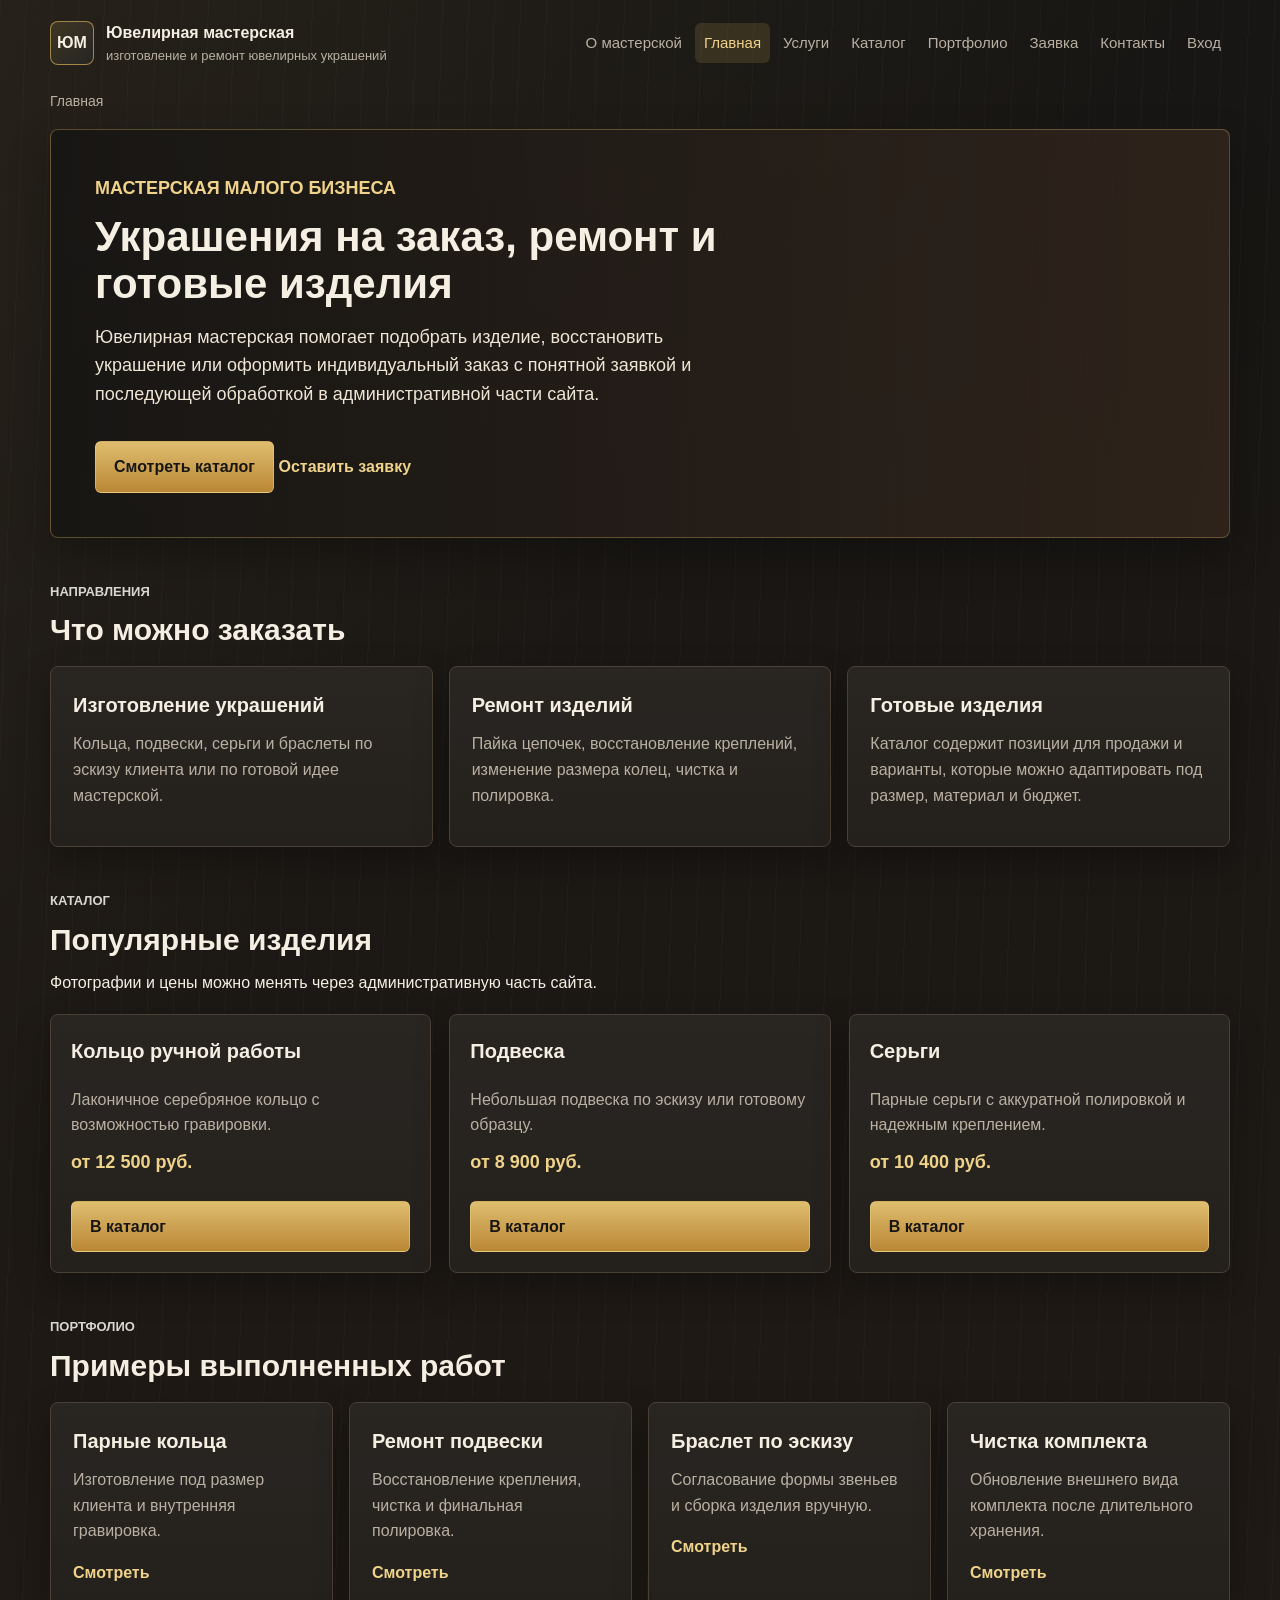
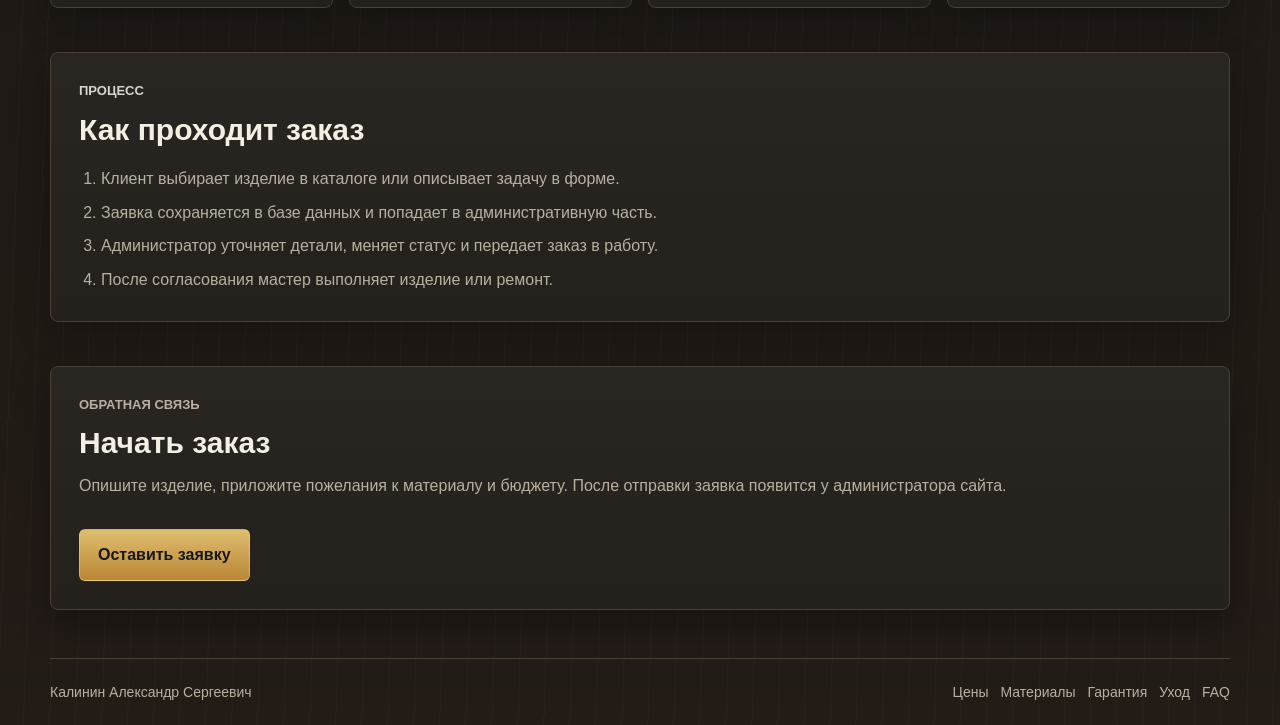
<file: index.html>
<!doctype html>
<html lang="ru">
  <head>
    <meta charset="utf-8">
    <meta name="viewport" content="width=device-width, initial-scale=1">
    <title>Главная | Ювелирная мастерская</title>
    <link rel="stylesheet" href="static/css/styles.css">
    <link rel="icon" href="favicon.svg" type="image/svg+xml">
  </head>
  <body>
    <header class="site-header">
      <a class="brand" href="index.html" aria-label="Главная страница">
        <span class="brand-mark">ЮМ</span>
        <span>
          <strong>Ювелирная мастерская</strong>
          <small>изготовление и ремонт ювелирных украшений</small>
        </span>
      </a>

      <button class="nav-toggle" type="button" aria-expanded="false" aria-controls="main-nav">
        Меню
      </button>

      <nav id="main-nav" class="main-nav" aria-label="Основное меню">
        <a href="about.html">О мастерской</a>
        <a class="active" href="index.html">Главная</a>
        <a href="services.html">Услуги</a>
        <a href="catalog.html">Каталог</a>
        <a href="portfolio.html">Портфолио</a>
        <a href="request.html">Заявка</a>
        <a href="contacts.html">Контакты</a>
        <a href="/login">Вход</a>
      </nav>
    </header>

    <main>
      <nav class="breadcrumbs" aria-label="Хлебные крошки">
        <span>Главная</span>
      </nav>

      <section class="hero">
        <div class="hero-text">
          <p class="eyebrow">Мастерская малого бизнеса</p>
          <h1>Украшения на заказ, ремонт и готовые изделия</h1>
          <p>
            Ювелирная мастерская помогает подобрать изделие, восстановить
            украшение или оформить индивидуальный заказ с понятной заявкой
            и последующей обработкой в административной части сайта.
          </p>
          <a class="primary-button" href="catalog.html">Смотреть каталог</a>
          <a class="text-link" href="request.html">Оставить заявку</a>
        </div>
      </section>

      <section class="section">
        <div class="section-heading">
          <p class="eyebrow">Направления</p>
          <h2>Что можно заказать</h2>
        </div>

        <div class="cards">
          <article class="card">
            <h3>Изготовление украшений</h3>
            <p>
              Кольца, подвески, серьги и браслеты по эскизу клиента или по
              готовой идее мастерской.
            </p>
          </article>

          <article class="card">
            <h3>Ремонт изделий</h3>
            <p>
              Пайка цепочек, восстановление креплений, изменение размера
              колец, чистка и полировка.
            </p>
          </article>

          <article class="card">
            <h3>Готовые изделия</h3>
            <p>
              Каталог содержит позиции для продажи и варианты, которые можно
              адаптировать под размер, материал и бюджет.
            </p>
          </article>
        </div>
      </section>

      <section class="section">
        <div class="section-heading">
          <p class="eyebrow">Каталог</p>
          <h2>Популярные изделия</h2>
          <p>Фотографии и цены можно менять через административную часть сайта.</p>
        </div>

        <div class="item-grid">
          <article class="item-card">
            <div class="item-body">
              <h3>Кольцо ручной работы</h3>
              <p>Лаконичное серебряное кольцо с возможностью гравировки.</p>
              <p class="item-price">от 12 500 руб.</p>
              <a class="primary-button" href="catalog.html">В каталог</a>
            </div>
          </article>

          <article class="item-card">
            <div class="item-body">
              <h3>Подвеска</h3>
              <p>Небольшая подвеска по эскизу или готовому образцу.</p>
              <p class="item-price">от 8 900 руб.</p>
              <a class="primary-button" href="catalog.html">В каталог</a>
            </div>
          </article>

          <article class="item-card">
            <div class="item-body">
              <h3>Серьги</h3>
              <p>Парные серьги с аккуратной полировкой и надежным креплением.</p>
              <p class="item-price">от 10 400 руб.</p>
              <a class="primary-button" href="catalog.html">В каталог</a>
            </div>
          </article>
        </div>
      </section>

      <section class="section">
        <div class="section-heading">
          <p class="eyebrow">Портфолио</p>
          <h2>Примеры выполненных работ</h2>
        </div>

        <div class="cards cards-four">
          <article class="card">
            <h3>Парные кольца</h3>
            <p>Изготовление под размер клиента и внутренняя гравировка.</p>
            <a class="text-link" href="portfolio.html">Смотреть</a>
          </article>

          <article class="card">
            <h3>Ремонт подвески</h3>
            <p>Восстановление крепления, чистка и финальная полировка.</p>
            <a class="text-link" href="portfolio.html">Смотреть</a>
          </article>

          <article class="card">
            <h3>Браслет по эскизу</h3>
            <p>Согласование формы звеньев и сборка изделия вручную.</p>
            <a class="text-link" href="portfolio.html">Смотреть</a>
          </article>

          <article class="card">
            <h3>Чистка комплекта</h3>
            <p>Обновление внешнего вида комплекта после длительного хранения.</p>
            <a class="text-link" href="portfolio.html">Смотреть</a>
          </article>
        </div>
      </section>

      <section class="section process-section">
        <div class="section-heading">
          <p class="eyebrow">Процесс</p>
          <h2>Как проходит заказ</h2>
        </div>

        <ol class="steps">
          <li>Клиент выбирает изделие в каталоге или описывает задачу в форме.</li>
          <li>Заявка сохраняется в базе данных и попадает в административную часть.</li>
          <li>Администратор уточняет детали, меняет статус и передает заказ в работу.</li>
          <li>После согласования мастер выполняет изделие или ремонт.</li>
        </ol>
      </section>

      <section class="section contact-section">
        <div>
          <p class="eyebrow">Обратная связь</p>
          <h2>Начать заказ</h2>
          <p>
            Опишите изделие, приложите пожелания к материалу и бюджету.
            После отправки заявка появится у администратора сайта.
          </p>
          <a class="primary-button" href="request.html">Оставить заявку</a>
        </div>
      </section>
    </main>

    <footer class="site-footer">
      <div class="footer-inner">
        <span>Калинин Александр Сергеевич</span>
        <div class="footer-links" aria-label="Дополнительная навигация">
          <a href="prices.html">Цены</a>
          <a href="materials.html">Материалы</a>
          <a href="warranty.html">Гарантия</a>
          <a href="care.html">Уход</a>
          <a href="faq.html">FAQ</a>
        </div>
      </div>
    </footer>

    <script src="static/js/main.js"></script>
  </body>
</html>
</file>
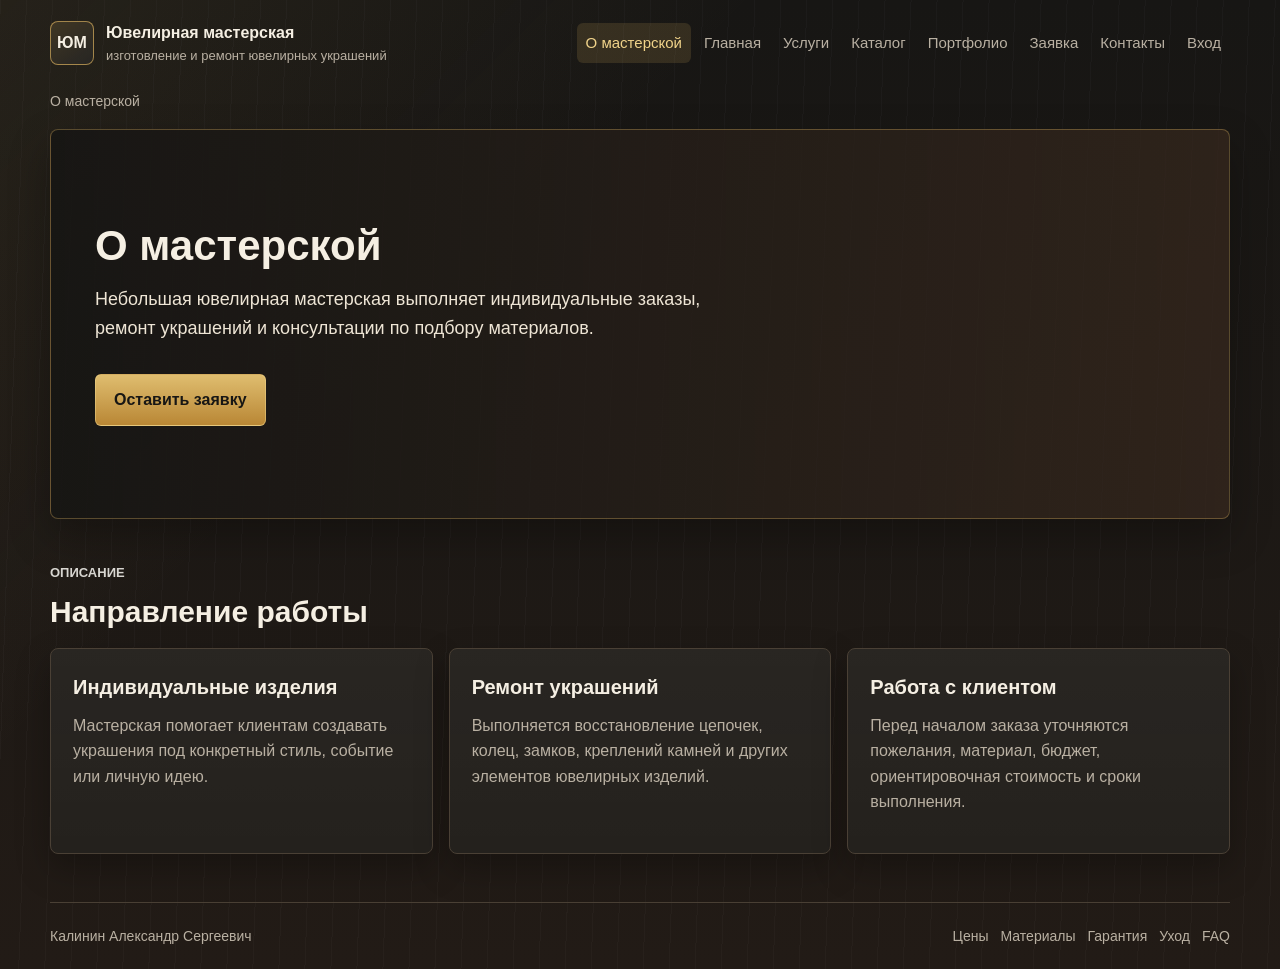
<file: about.html>
<!doctype html>
<html lang="ru">
  <head>
    <meta charset="utf-8">
    <meta name="viewport" content="width=device-width, initial-scale=1">
    <title>О мастерской | Ювелирная мастерская</title>
    <link rel="stylesheet" href="static/css/styles.css">
    <link rel="icon" href="favicon.svg" type="image/svg+xml">
  </head>
  <body>
    <header class="site-header">
      <a class="brand" href="index.html" aria-label="Главная страница">
        <span class="brand-mark">ЮМ</span>
        <span>
          <strong>Ювелирная мастерская</strong>
          <small>изготовление и ремонт ювелирных украшений</small>
        </span>
      </a>

      <button class="nav-toggle" type="button" aria-expanded="false" aria-controls="main-nav">
        Меню
      </button>

      <nav id="main-nav" class="main-nav" aria-label="Основное меню">
        <a class="active" href="about.html">О мастерской</a>
        <a href="index.html">Главная</a>
        <a href="services.html">Услуги</a>
        <a href="catalog.html">Каталог</a>
        <a href="portfolio.html">Портфолио</a>
        <a href="request.html">Заявка</a>
        <a href="contacts.html">Контакты</a>
        <a href="/login">Вход</a>
      </nav>
    </header>

    <main>
      <nav class="breadcrumbs" aria-label="Хлебные крошки">
        <span>О мастерской</span>
      </nav>

      <section class="hero">
        <div class="hero-text">
          <h1>О мастерской</h1>
          <p>
            Небольшая ювелирная мастерская выполняет индивидуальные заказы,
            ремонт украшений и консультации по подбору материалов.
          </p>
          <a class="primary-button" href="request.html">Оставить заявку</a>
        </div>
      </section>

      <section class="section">
        <div class="section-heading">
          <p class="eyebrow">Описание</p>
          <h2>Направление работы</h2>
        </div>

        <div class="cards">
          <article class="card">
            <h3>Индивидуальные изделия</h3>
            <p>
              Мастерская помогает клиентам создавать украшения под конкретный
              стиль, событие или личную идею.
            </p>
          </article>

          <article class="card">
            <h3>Ремонт украшений</h3>
            <p>
              Выполняется восстановление цепочек, колец, замков, креплений
              камней и других элементов ювелирных изделий.
            </p>
          </article>

          <article class="card">
            <h3>Работа с клиентом</h3>
            <p>
              Перед началом заказа уточняются пожелания, материал, бюджет,
              ориентировочная стоимость и сроки выполнения.
            </p>
          </article>
        </div>
      </section>
    </main>

    <footer class="site-footer">
      <div class="footer-inner">
        <span>Калинин Александр Сергеевич</span>
        <div class="footer-links" aria-label="Дополнительная навигация">
          <a href="prices.html">Цены</a>
          <a href="materials.html">Материалы</a>
          <a href="warranty.html">Гарантия</a>
          <a href="care.html">Уход</a>
          <a href="faq.html">FAQ</a>
        </div>
      </div>
    </footer>

    <script src="static/js/main.js"></script>
  </body>
</html>
</file>
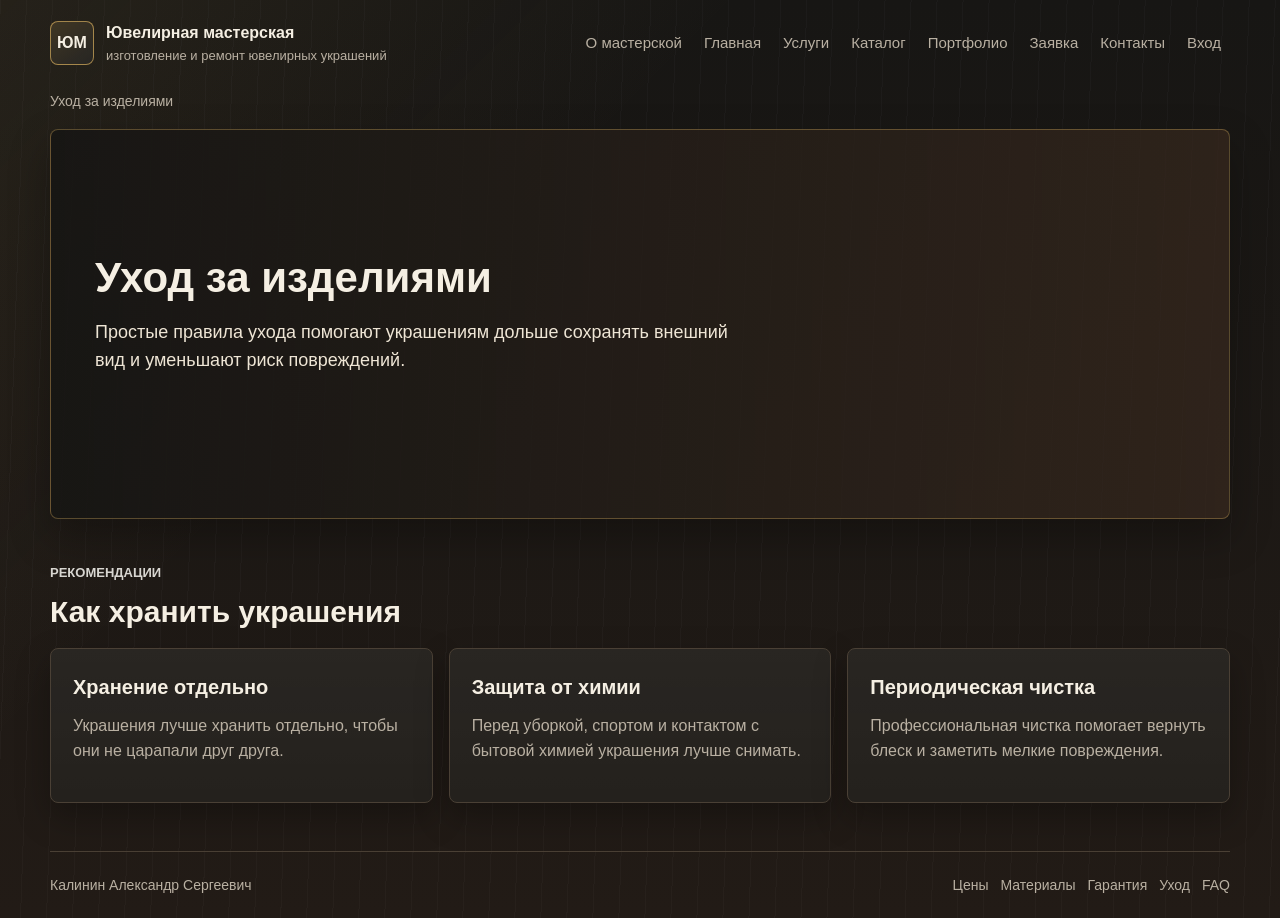
<file: care.html>
<!doctype html>
<html lang="ru">
  <head>
    <meta charset="utf-8">
    <meta name="viewport" content="width=device-width, initial-scale=1">
    <title>Уход за изделиями | Ювелирная мастерская</title>
    <link rel="stylesheet" href="static/css/styles.css">
    <link rel="icon" href="favicon.svg" type="image/svg+xml">
  </head>
  <body>
    <header class="site-header">
      <a class="brand" href="index.html" aria-label="Главная страница">
        <span class="brand-mark">ЮМ</span>
        <span>
          <strong>Ювелирная мастерская</strong>
          <small>изготовление и ремонт ювелирных украшений</small>
        </span>
      </a>

      <button class="nav-toggle" type="button" aria-expanded="false" aria-controls="main-nav">
        Меню
      </button>

      <nav id="main-nav" class="main-nav" aria-label="Основное меню">
        <a href="about.html">О мастерской</a>
        <a href="index.html">Главная</a>
        <a href="services.html">Услуги</a>
        <a href="catalog.html">Каталог</a>
        <a href="portfolio.html">Портфолио</a>
        <a href="request.html">Заявка</a>
        <a href="contacts.html">Контакты</a>
        <a href="/login">Вход</a>
      </nav>
    </header>

    <main>
      <nav class="breadcrumbs" aria-label="Хлебные крошки">
        <span>Уход за изделиями</span>
      </nav>

      <section class="hero">
        <div class="hero-text">
          <h1>Уход за изделиями</h1>
          <p>
            Простые правила ухода помогают украшениям дольше сохранять внешний
            вид и уменьшают риск повреждений.
          </p>
        </div>
      </section>

      <section class="section">
        <div class="section-heading">
          <p class="eyebrow">Рекомендации</p>
          <h2>Как хранить украшения</h2>
        </div>

        <div class="cards">
          <article class="card">
            <h3>Хранение отдельно</h3>
            <p>Украшения лучше хранить отдельно, чтобы они не царапали друг друга.</p>
          </article>

          <article class="card">
            <h3>Защита от химии</h3>
            <p>Перед уборкой, спортом и контактом с бытовой химией украшения лучше снимать.</p>
          </article>

          <article class="card">
            <h3>Периодическая чистка</h3>
            <p>Профессиональная чистка помогает вернуть блеск и заметить мелкие повреждения.</p>
          </article>
        </div>
      </section>
    </main>

    <footer class="site-footer">
      <div class="footer-inner">
        <span>Калинин Александр Сергеевич</span>
        <div class="footer-links" aria-label="Дополнительная навигация">
          <a href="prices.html">Цены</a>
          <a href="materials.html">Материалы</a>
          <a href="warranty.html">Гарантия</a>
          <a href="care.html">Уход</a>
          <a href="faq.html">FAQ</a>
        </div>
      </div>
    </footer>

    <script src="static/js/main.js"></script>
  </body>
</html>
</file>
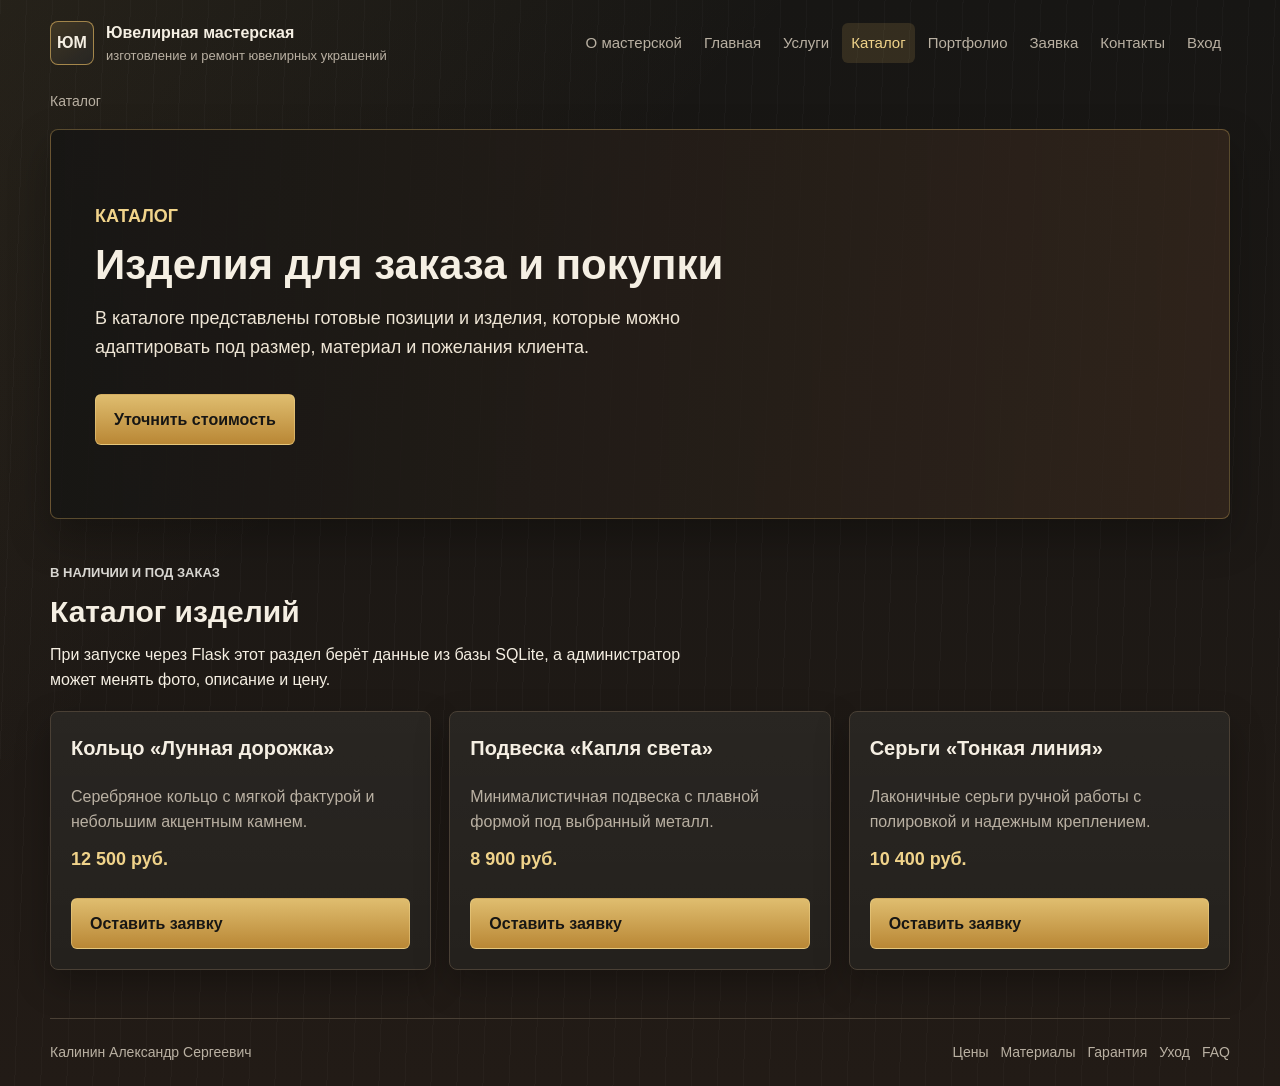
<file: catalog.html>
<!doctype html>
<html lang="ru">
  <head>
    <meta charset="utf-8">
    <meta name="viewport" content="width=device-width, initial-scale=1">
    <title>Каталог | Ювелирная мастерская</title>
    <link rel="stylesheet" href="static/css/styles.css">
    <link rel="icon" href="favicon.svg" type="image/svg+xml">
  </head>
  <body>
    <header class="site-header">
      <a class="brand" href="index.html" aria-label="Главная страница">
        <span class="brand-mark">ЮМ</span>
        <span>
          <strong>Ювелирная мастерская</strong>
          <small>изготовление и ремонт ювелирных украшений</small>
        </span>
      </a>

      <button class="nav-toggle" type="button" aria-expanded="false" aria-controls="main-nav">
        Меню
      </button>

      <nav id="main-nav" class="main-nav" aria-label="Основное меню">
        <a href="about.html">О мастерской</a>
        <a href="index.html">Главная</a>
        <a href="services.html">Услуги</a>
        <a class="active" href="catalog.html">Каталог</a>
        <a href="portfolio.html">Портфолио</a>
        <a href="request.html">Заявка</a>
        <a href="contacts.html">Контакты</a>
        <a href="/login">Вход</a>
      </nav>
    </header>

    <main>
      <nav class="breadcrumbs" aria-label="Хлебные крошки">
        <span>Каталог</span>
      </nav>

      <section class="hero">
        <div class="hero-text">
          <p class="eyebrow">Каталог</p>
          <h1>Изделия для заказа и покупки</h1>
          <p>
            В каталоге представлены готовые позиции и изделия, которые можно
            адаптировать под размер, материал и пожелания клиента.
          </p>
          <a class="primary-button" href="request.html">Уточнить стоимость</a>
        </div>
      </section>

      <section class="section">
        <div class="section-heading">
          <p class="eyebrow">В наличии и под заказ</p>
          <h2>Каталог изделий</h2>
          <p>
            При запуске через Flask этот раздел берёт данные из базы SQLite,
            а администратор может менять фото, описание и цену.
          </p>
        </div>

        <div class="item-grid">
          <article class="item-card">
            <div class="item-body">
              <h3>Кольцо «Лунная дорожка»</h3>
              <p>Серебряное кольцо с мягкой фактурой и небольшим акцентным камнем.</p>
              <p class="item-price">12 500 руб.</p>
              <a class="primary-button" href="request.html?item=Кольцо%20Лунная%20дорожка&price=12%20500%20руб.">Оставить заявку</a>
            </div>
          </article>

          <article class="item-card">
            <div class="item-body">
              <h3>Подвеска «Капля света»</h3>
              <p>Минималистичная подвеска с плавной формой под выбранный металл.</p>
              <p class="item-price">8 900 руб.</p>
              <a class="primary-button" href="request.html?item=Подвеска%20Капля%20света&price=8%20900%20руб.">Оставить заявку</a>
            </div>
          </article>

          <article class="item-card">
            <div class="item-body">
              <h3>Серьги «Тонкая линия»</h3>
              <p>Лаконичные серьги ручной работы с полировкой и надежным креплением.</p>
              <p class="item-price">10 400 руб.</p>
              <a class="primary-button" href="request.html?item=Серьги%20Тонкая%20линия&price=10%20400%20руб.">Оставить заявку</a>
            </div>
          </article>
        </div>
      </section>
    </main>

    <footer class="site-footer">
      <div class="footer-inner">
        <span>Калинин Александр Сергеевич</span>
        <div class="footer-links" aria-label="Дополнительная навигация">
          <a href="prices.html">Цены</a>
          <a href="materials.html">Материалы</a>
          <a href="warranty.html">Гарантия</a>
          <a href="care.html">Уход</a>
          <a href="faq.html">FAQ</a>
        </div>
      </div>
    </footer>

    <script src="static/js/main.js"></script>
  </body>
</html>
</file>
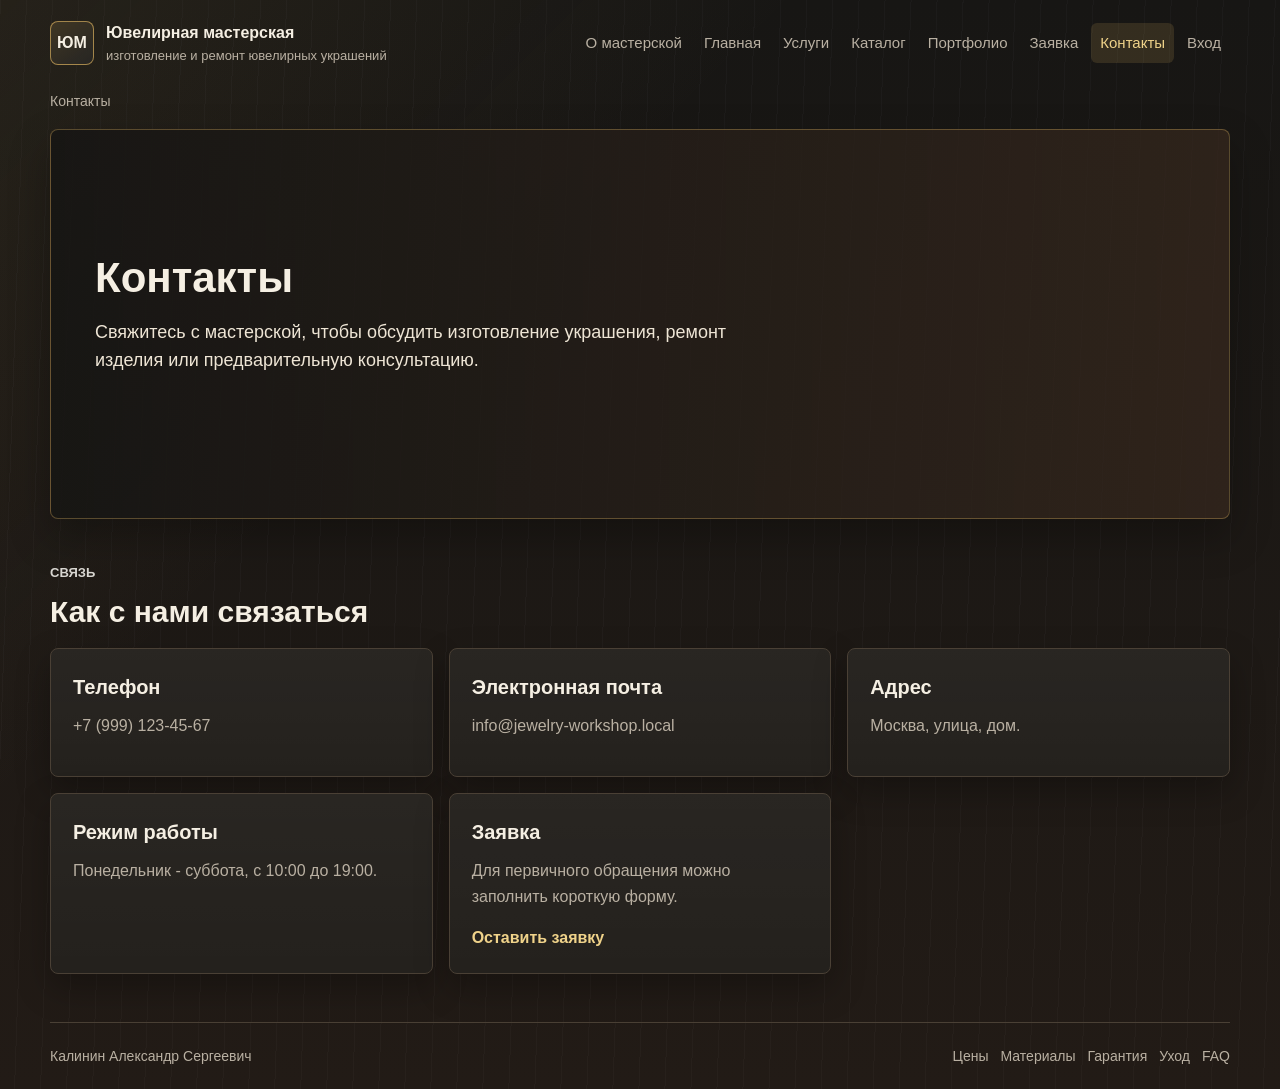
<file: contacts.html>
<!doctype html>
<html lang="ru">
  <head>
    <meta charset="utf-8">
    <meta name="viewport" content="width=device-width, initial-scale=1">
    <title>Контакты | Ювелирная мастерская</title>
    <link rel="stylesheet" href="static/css/styles.css">
    <link rel="icon" href="favicon.svg" type="image/svg+xml">
  </head>
  <body>
    <header class="site-header">
      <a class="brand" href="index.html" aria-label="Главная страница">
        <span class="brand-mark">ЮМ</span>
        <span>
          <strong>Ювелирная мастерская</strong>
          <small>изготовление и ремонт ювелирных украшений</small>
        </span>
      </a>

      <button class="nav-toggle" type="button" aria-expanded="false" aria-controls="main-nav">
        Меню
      </button>

      <nav id="main-nav" class="main-nav" aria-label="Основное меню">
        <a href="about.html">О мастерской</a>
        <a href="index.html">Главная</a>
        <a href="services.html">Услуги</a>
        <a href="catalog.html">Каталог</a>
        <a href="portfolio.html">Портфолио</a>
        <a href="request.html">Заявка</a>
        <a class="active" href="contacts.html">Контакты</a>
        <a href="/login">Вход</a>
      </nav>
    </header>

    <main>
      <nav class="breadcrumbs" aria-label="Хлебные крошки">
        <span>Контакты</span>
      </nav>

      <section class="hero">
        <div class="hero-text">
          <h1>Контакты</h1>
          <p>
            Свяжитесь с мастерской, чтобы обсудить изготовление украшения,
            ремонт изделия или предварительную консультацию.
          </p>
        </div>
      </section>

      <section class="section">
        <div class="section-heading">
          <p class="eyebrow">Связь</p>
          <h2>Как с нами связаться</h2>
        </div>

        <div class="cards">
          <article class="card">
            <h3>Телефон</h3>
            <p>+7 (999) 123-45-67</p>
          </article>

          <article class="card">
            <h3>Электронная почта</h3>
            <p>info@jewelry-workshop.local</p>
          </article>

          <article class="card">
            <h3>Адрес</h3>
            <p>Москва, улица, дом.</p>
          </article>

          <article class="card">
            <h3>Режим работы</h3>
            <p>Понедельник - суббота, с 10:00 до 19:00.</p>
          </article>

          <article class="card">
            <h3>Заявка</h3>
            <p>Для первичного обращения можно заполнить короткую форму.</p>
            <a class="text-link" href="request.html">Оставить заявку</a>
          </article>
        </div>
      </section>
    </main>

    <footer class="site-footer">
      <div class="footer-inner">
        <span>Калинин Александр Сергеевич</span>
        <div class="footer-links" aria-label="Дополнительная навигация">
          <a href="prices.html">Цены</a>
          <a href="materials.html">Материалы</a>
          <a href="warranty.html">Гарантия</a>
          <a href="care.html">Уход</a>
          <a href="faq.html">FAQ</a>
        </div>
      </div>
    </footer>

    <script src="static/js/main.js"></script>
  </body>
</html>
</file>
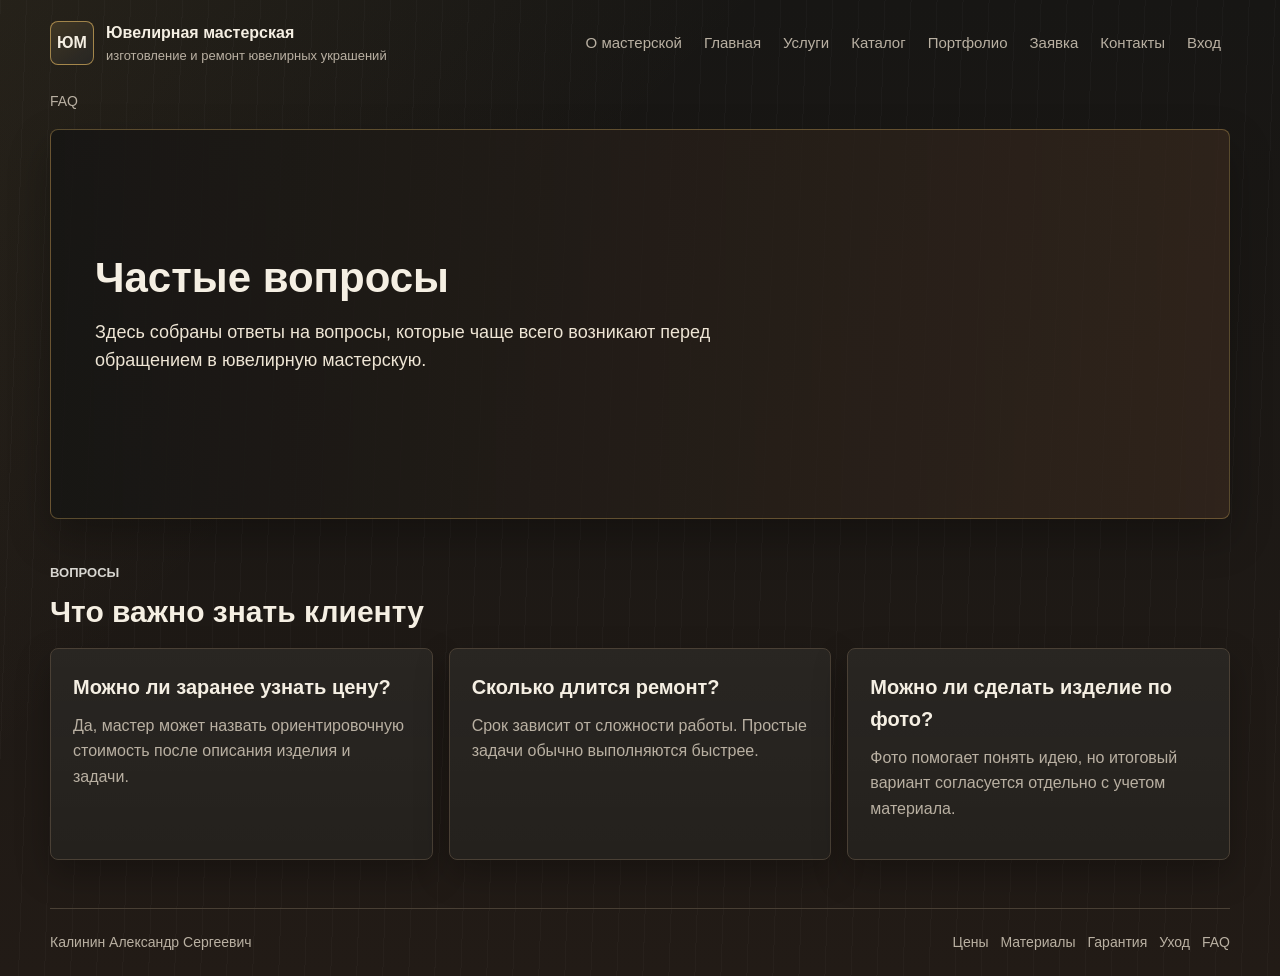
<file: faq.html>
<!doctype html>
<html lang="ru">
  <head>
    <meta charset="utf-8">
    <meta name="viewport" content="width=device-width, initial-scale=1">
    <title>FAQ | Ювелирная мастерская</title>
    <link rel="stylesheet" href="static/css/styles.css">
    <link rel="icon" href="favicon.svg" type="image/svg+xml">
  </head>
  <body>
    <header class="site-header">
      <a class="brand" href="index.html" aria-label="Главная страница">
        <span class="brand-mark">ЮМ</span>
        <span>
          <strong>Ювелирная мастерская</strong>
          <small>изготовление и ремонт ювелирных украшений</small>
        </span>
      </a>

      <button class="nav-toggle" type="button" aria-expanded="false" aria-controls="main-nav">
        Меню
      </button>

      <nav id="main-nav" class="main-nav" aria-label="Основное меню">
        <a href="about.html">О мастерской</a>
        <a href="index.html">Главная</a>
        <a href="services.html">Услуги</a>
        <a href="catalog.html">Каталог</a>
        <a href="portfolio.html">Портфолио</a>
        <a href="request.html">Заявка</a>
        <a href="contacts.html">Контакты</a>
        <a href="/login">Вход</a>
      </nav>
    </header>

    <main>
      <nav class="breadcrumbs" aria-label="Хлебные крошки">
        <span>FAQ</span>
      </nav>

      <section class="hero">
        <div class="hero-text">
          <h1>Частые вопросы</h1>
          <p>
            Здесь собраны ответы на вопросы, которые чаще всего возникают
            перед обращением в ювелирную мастерскую.
          </p>
        </div>
      </section>

      <section class="section">
        <div class="section-heading">
          <p class="eyebrow">Вопросы</p>
          <h2>Что важно знать клиенту</h2>
        </div>

        <div class="cards">
          <article class="card">
            <h3>Можно ли заранее узнать цену?</h3>
            <p>Да, мастер может назвать ориентировочную стоимость после описания изделия и задачи.</p>
          </article>

          <article class="card">
            <h3>Сколько длится ремонт?</h3>
            <p>Срок зависит от сложности работы. Простые задачи обычно выполняются быстрее.</p>
          </article>

          <article class="card">
            <h3>Можно ли сделать изделие по фото?</h3>
            <p>Фото помогает понять идею, но итоговый вариант согласуется отдельно с учетом материала.</p>
          </article>
        </div>
      </section>
    </main>

    <footer class="site-footer">
      <div class="footer-inner">
        <span>Калинин Александр Сергеевич</span>
        <div class="footer-links" aria-label="Дополнительная навигация">
          <a href="prices.html">Цены</a>
          <a href="materials.html">Материалы</a>
          <a href="warranty.html">Гарантия</a>
          <a href="care.html">Уход</a>
          <a href="faq.html">FAQ</a>
        </div>
      </div>
    </footer>

    <script src="static/js/main.js"></script>
  </body>
</html>
</file>
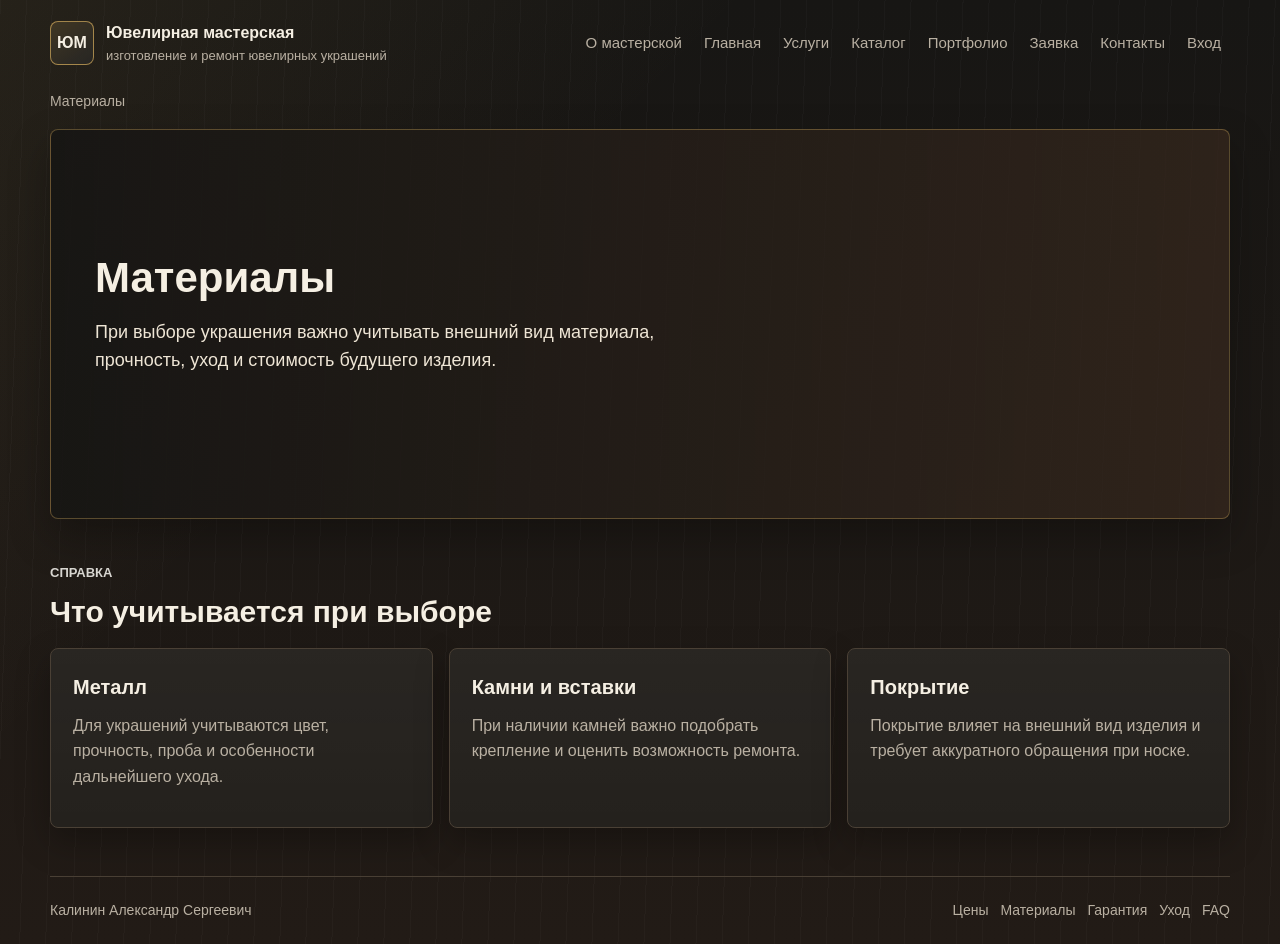
<file: materials.html>
<!doctype html>
<html lang="ru">
  <head>
    <meta charset="utf-8">
    <meta name="viewport" content="width=device-width, initial-scale=1">
    <title>Материалы | Ювелирная мастерская</title>
    <link rel="stylesheet" href="static/css/styles.css">
    <link rel="icon" href="favicon.svg" type="image/svg+xml">
  </head>
  <body>
    <header class="site-header">
      <a class="brand" href="index.html" aria-label="Главная страница">
        <span class="brand-mark">ЮМ</span>
        <span>
          <strong>Ювелирная мастерская</strong>
          <small>изготовление и ремонт ювелирных украшений</small>
        </span>
      </a>

      <button class="nav-toggle" type="button" aria-expanded="false" aria-controls="main-nav">
        Меню
      </button>

      <nav id="main-nav" class="main-nav" aria-label="Основное меню">
        <a href="about.html">О мастерской</a>
        <a href="index.html">Главная</a>
        <a href="services.html">Услуги</a>
        <a href="catalog.html">Каталог</a>
        <a href="portfolio.html">Портфолио</a>
        <a href="request.html">Заявка</a>
        <a href="contacts.html">Контакты</a>
        <a href="/login">Вход</a>
      </nav>
    </header>

    <main>
      <nav class="breadcrumbs" aria-label="Хлебные крошки">
        <span>Материалы</span>
      </nav>

      <section class="hero">
        <div class="hero-text">
          <h1>Материалы</h1>
          <p>
            При выборе украшения важно учитывать внешний вид материала,
            прочность, уход и стоимость будущего изделия.
          </p>
        </div>
      </section>

      <section class="section">
        <div class="section-heading">
          <p class="eyebrow">Справка</p>
          <h2>Что учитывается при выборе</h2>
        </div>

        <div class="cards">
          <article class="card">
            <h3>Металл</h3>
            <p>Для украшений учитываются цвет, прочность, проба и особенности дальнейшего ухода.</p>
          </article>

          <article class="card">
            <h3>Камни и вставки</h3>
            <p>При наличии камней важно подобрать крепление и оценить возможность ремонта.</p>
          </article>

          <article class="card">
            <h3>Покрытие</h3>
            <p>Покрытие влияет на внешний вид изделия и требует аккуратного обращения при носке.</p>
          </article>
        </div>
      </section>
    </main>

    <footer class="site-footer">
      <div class="footer-inner">
        <span>Калинин Александр Сергеевич</span>
        <div class="footer-links" aria-label="Дополнительная навигация">
          <a href="prices.html">Цены</a>
          <a href="materials.html">Материалы</a>
          <a href="warranty.html">Гарантия</a>
          <a href="care.html">Уход</a>
          <a href="faq.html">FAQ</a>
        </div>
      </div>
    </footer>

    <script src="static/js/main.js"></script>
  </body>
</html>
</file>
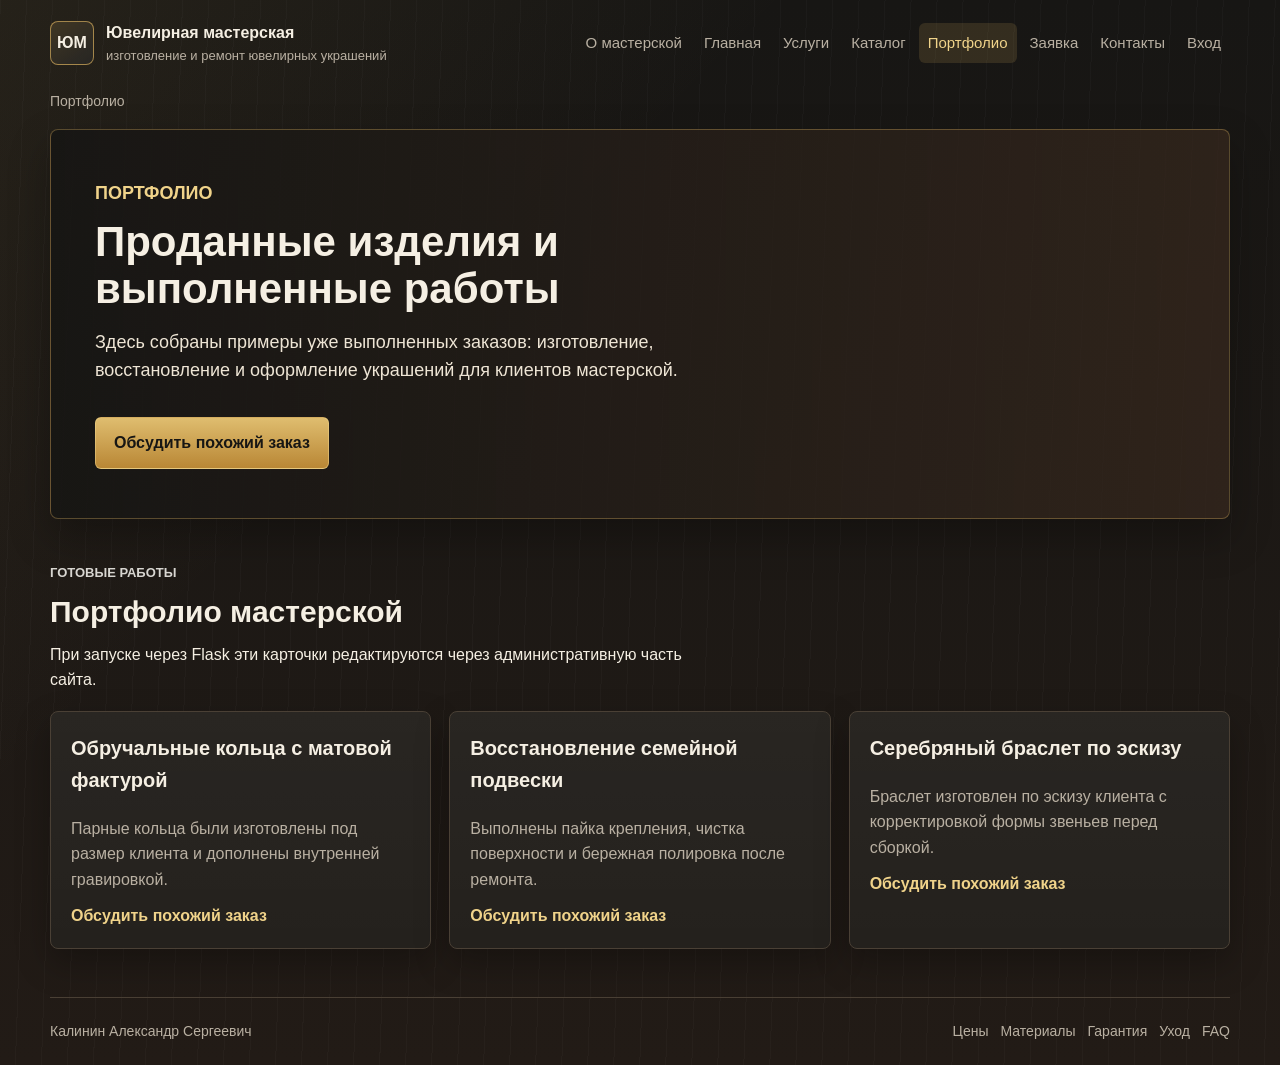
<file: portfolio.html>
<!doctype html>
<html lang="ru">
  <head>
    <meta charset="utf-8">
    <meta name="viewport" content="width=device-width, initial-scale=1">
    <title>Портфолио | Ювелирная мастерская</title>
    <link rel="stylesheet" href="static/css/styles.css">
    <link rel="icon" href="favicon.svg" type="image/svg+xml">
  </head>
  <body>
    <header class="site-header">
      <a class="brand" href="index.html" aria-label="Главная страница">
        <span class="brand-mark">ЮМ</span>
        <span>
          <strong>Ювелирная мастерская</strong>
          <small>изготовление и ремонт ювелирных украшений</small>
        </span>
      </a>

      <button class="nav-toggle" type="button" aria-expanded="false" aria-controls="main-nav">
        Меню
      </button>

      <nav id="main-nav" class="main-nav" aria-label="Основное меню">
        <a href="about.html">О мастерской</a>
        <a href="index.html">Главная</a>
        <a href="services.html">Услуги</a>
        <a href="catalog.html">Каталог</a>
        <a class="active" href="portfolio.html">Портфолио</a>
        <a href="request.html">Заявка</a>
        <a href="contacts.html">Контакты</a>
        <a href="/login">Вход</a>
      </nav>
    </header>

    <main>
      <nav class="breadcrumbs" aria-label="Хлебные крошки">
        <span>Портфолио</span>
      </nav>

      <section class="hero">
        <div class="hero-text">
          <p class="eyebrow">Портфолио</p>
          <h1>Проданные изделия и выполненные работы</h1>
          <p>
            Здесь собраны примеры уже выполненных заказов: изготовление,
            восстановление и оформление украшений для клиентов мастерской.
          </p>
          <a class="primary-button" href="request.html">Обсудить похожий заказ</a>
        </div>
      </section>

      <section class="section">
        <div class="section-heading">
          <p class="eyebrow">Готовые работы</p>
          <h2>Портфолио мастерской</h2>
          <p>
            При запуске через Flask эти карточки редактируются через
            административную часть сайта.
          </p>
        </div>

        <div class="item-grid">
          <article class="item-card">
            <div class="item-body">
              <h3>Обручальные кольца с матовой фактурой</h3>
              <p>Парные кольца были изготовлены под размер клиента и дополнены внутренней гравировкой.</p>
              <a class="text-link" href="request.html?item=Обручальные%20кольца">Обсудить похожий заказ</a>
            </div>
          </article>

          <article class="item-card">
            <div class="item-body">
              <h3>Восстановление семейной подвески</h3>
              <p>Выполнены пайка крепления, чистка поверхности и бережная полировка после ремонта.</p>
              <a class="text-link" href="request.html?item=Восстановление%20подвески">Обсудить похожий заказ</a>
            </div>
          </article>

          <article class="item-card">
            <div class="item-body">
              <h3>Серебряный браслет по эскизу</h3>
              <p>Браслет изготовлен по эскизу клиента с корректировкой формы звеньев перед сборкой.</p>
              <a class="text-link" href="request.html?item=Браслет%20по%20эскизу">Обсудить похожий заказ</a>
            </div>
          </article>
        </div>
      </section>
    </main>

    <footer class="site-footer">
      <div class="footer-inner">
        <span>Калинин Александр Сергеевич</span>
        <div class="footer-links" aria-label="Дополнительная навигация">
          <a href="prices.html">Цены</a>
          <a href="materials.html">Материалы</a>
          <a href="warranty.html">Гарантия</a>
          <a href="care.html">Уход</a>
          <a href="faq.html">FAQ</a>
        </div>
      </div>
    </footer>

    <script src="static/js/main.js"></script>
  </body>
</html>
</file>
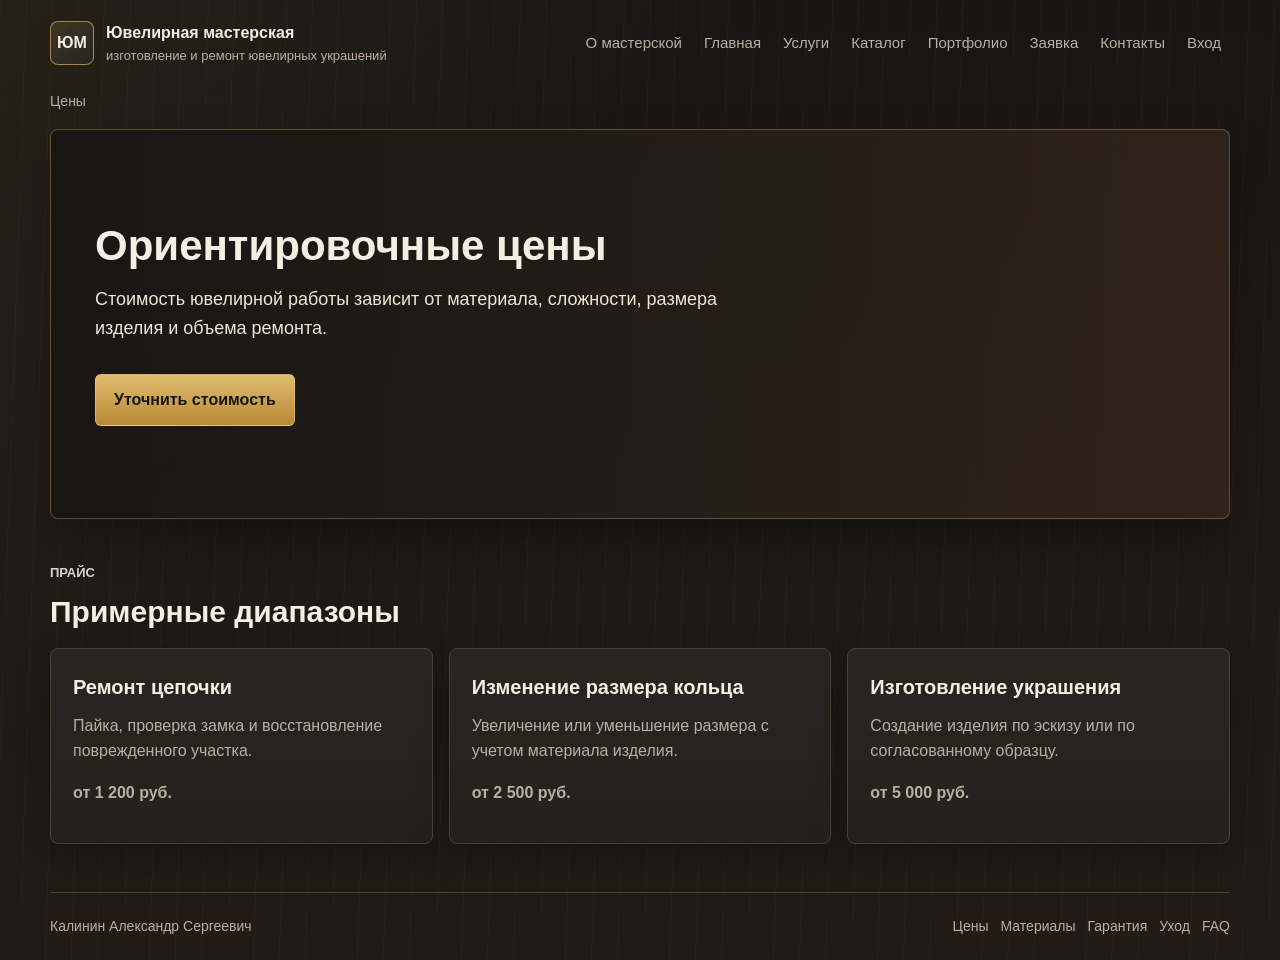
<file: prices.html>
<!doctype html>
<html lang="ru">
  <head>
    <meta charset="utf-8">
    <meta name="viewport" content="width=device-width, initial-scale=1">
    <title>Цены | Ювелирная мастерская</title>
    <link rel="stylesheet" href="static/css/styles.css">
    <link rel="icon" href="favicon.svg" type="image/svg+xml">
  </head>
  <body>
    <header class="site-header">
      <a class="brand" href="index.html" aria-label="Главная страница">
        <span class="brand-mark">ЮМ</span>
        <span>
          <strong>Ювелирная мастерская</strong>
          <small>изготовление и ремонт ювелирных украшений</small>
        </span>
      </a>

      <button class="nav-toggle" type="button" aria-expanded="false" aria-controls="main-nav">
        Меню
      </button>

      <nav id="main-nav" class="main-nav" aria-label="Основное меню">
        <a href="about.html">О мастерской</a>
        <a href="index.html">Главная</a>
        <a href="services.html">Услуги</a>
        <a href="catalog.html">Каталог</a>
        <a href="portfolio.html">Портфолио</a>
        <a href="request.html">Заявка</a>
        <a href="contacts.html">Контакты</a>
        <a href="/login">Вход</a>
      </nav>
    </header>

    <main>
      <nav class="breadcrumbs" aria-label="Хлебные крошки">
        <span>Цены</span>
      </nav>

      <section class="hero">
        <div class="hero-text">
          <h1>Ориентировочные цены</h1>
          <p>
            Стоимость ювелирной работы зависит от материала, сложности,
            размера изделия и объема ремонта.
          </p>
          <a class="primary-button" href="request.html">Уточнить стоимость</a>
        </div>
      </section>

      <section class="section">
        <div class="section-heading">
          <p class="eyebrow">Прайс</p>
          <h2>Примерные диапазоны</h2>
        </div>

        <div class="cards">
          <article class="card">
            <h3>Ремонт цепочки</h3>
            <p>Пайка, проверка замка и восстановление поврежденного участка.</p>
            <p><strong>от 1 200 руб.</strong></p>
          </article>

          <article class="card">
            <h3>Изменение размера кольца</h3>
            <p>Увеличение или уменьшение размера с учетом материала изделия.</p>
            <p><strong>от 2 500 руб.</strong></p>
          </article>

          <article class="card">
            <h3>Изготовление украшения</h3>
            <p>Создание изделия по эскизу или по согласованному образцу.</p>
            <p><strong>от 5 000 руб.</strong></p>
          </article>
        </div>
      </section>
    </main>

    <footer class="site-footer">
      <div class="footer-inner">
        <span>Калинин Александр Сергеевич</span>
        <div class="footer-links" aria-label="Дополнительная навигация">
          <a href="prices.html">Цены</a>
          <a href="materials.html">Материалы</a>
          <a href="warranty.html">Гарантия</a>
          <a href="care.html">Уход</a>
          <a href="faq.html">FAQ</a>
        </div>
      </div>
    </footer>

    <script src="static/js/main.js"></script>
  </body>
</html>
</file>
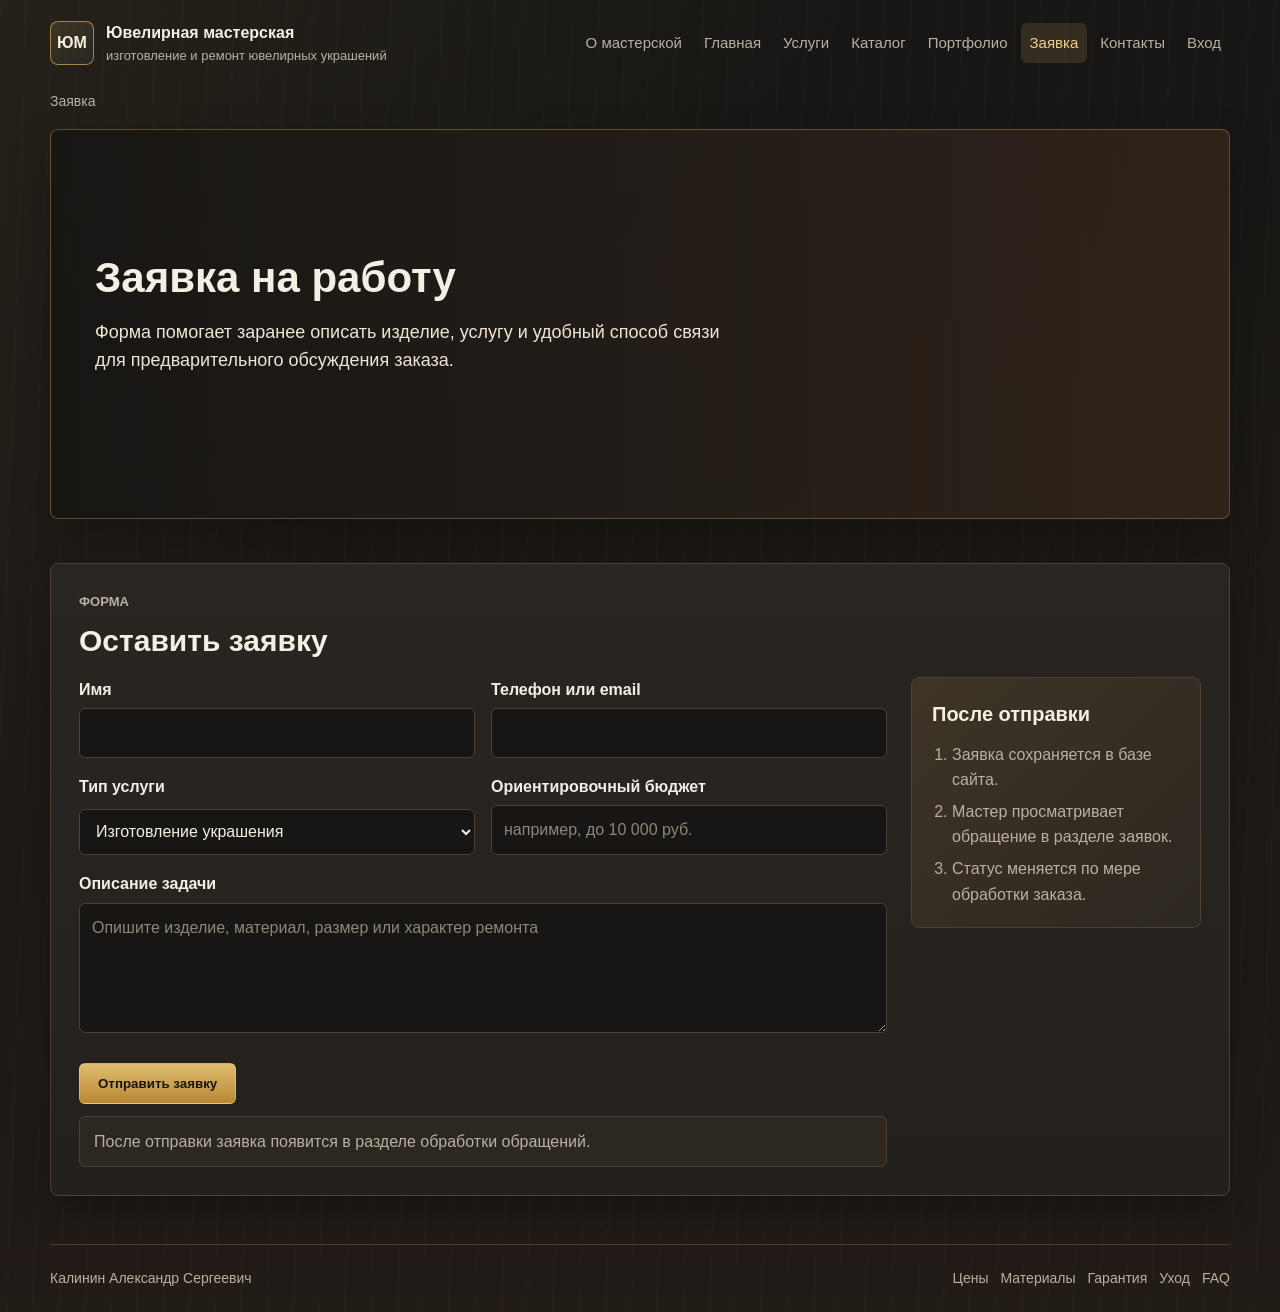
<file: request.html>
<!doctype html>
<html lang="ru">
  <head>
    <meta charset="utf-8">
    <meta name="viewport" content="width=device-width, initial-scale=1">
    <title>Заявка | Ювелирная мастерская</title>
    <link rel="stylesheet" href="static/css/styles.css">
    <link rel="icon" href="favicon.svg" type="image/svg+xml">
  </head>
  <body>
    <header class="site-header">
      <a class="brand" href="index.html" aria-label="Главная страница">
        <span class="brand-mark">ЮМ</span>
        <span>
          <strong>Ювелирная мастерская</strong>
          <small>изготовление и ремонт ювелирных украшений</small>
        </span>
      </a>

      <button class="nav-toggle" type="button" aria-expanded="false" aria-controls="main-nav">
        Меню
      </button>

      <nav id="main-nav" class="main-nav" aria-label="Основное меню">
        <a href="about.html">О мастерской</a>
        <a href="index.html">Главная</a>
        <a href="services.html">Услуги</a>
        <a href="catalog.html">Каталог</a>
        <a href="portfolio.html">Портфолио</a>
        <a class="active" href="request.html">Заявка</a>
        <a href="contacts.html">Контакты</a>
        <a href="/login">Вход</a>
      </nav>
    </header>

    <main>
      <nav class="breadcrumbs" aria-label="Хлебные крошки">
        <span>Заявка</span>
      </nav>

      <section class="hero">
        <div class="hero-text">
          <h1>Заявка на работу</h1>
          <p>
            Форма помогает заранее описать изделие, услугу и удобный способ
            связи для предварительного обсуждения заказа.
          </p>
        </div>
      </section>

      <section class="section contact-section">
        <div class="section-heading">
          <p class="eyebrow">Форма</p>
          <h2>Оставить заявку</h2>
        </div>

        <div class="request-layout">
          <form class="request-form" action="/request" method="post" data-request-form>
            <div class="form-grid">
              <div class="form-field">
                <label for="client-name">Имя</label>
                <input id="client-name" name="client-name" type="text" required>
              </div>

              <div class="form-field">
                <label for="client-contact">Телефон или email</label>
                <input id="client-contact" name="client-contact" type="text" required>
              </div>

              <div class="form-field">
                <label for="service-type">Тип услуги</label>
                <select id="service-type" name="service-type">
                  <option>Изготовление украшения</option>
                  <option>Ремонт изделия</option>
                  <option>Полировка и чистка</option>
                  <option>Консультация</option>
                </select>
              </div>

              <div class="form-field">
                <label for="budget">Ориентировочный бюджет</label>
                <input id="budget" name="budget" type="text" placeholder="например, до 10 000 руб.">
              </div>

              <div class="form-field form-field-wide">
                <label for="comment">Описание задачи</label>
                <textarea id="comment" name="comment" placeholder="Опишите изделие, материал, размер или характер ремонта"></textarea>
              </div>
            </div>

            <div class="form-actions">
              <button class="primary-button" type="submit">Отправить заявку</button>
              <p class="form-note form-alert" data-form-result>
                После отправки заявка появится в разделе обработки обращений.
              </p>
            </div>
          </form>

          <aside class="request-summary" aria-label="Порядок обработки заявки">
            <h3>После отправки</h3>
            <ol class="steps compact-steps">
              <li>Заявка сохраняется в базе сайта.</li>
              <li>Мастер просматривает обращение в разделе заявок.</li>
              <li>Статус меняется по мере обработки заказа.</li>
            </ol>
          </aside>
        </div>
      </section>
    </main>

    <footer class="site-footer">
      <div class="footer-inner">
        <span>Калинин Александр Сергеевич</span>
        <div class="footer-links" aria-label="Дополнительная навигация">
          <a href="prices.html">Цены</a>
          <a href="materials.html">Материалы</a>
          <a href="warranty.html">Гарантия</a>
          <a href="care.html">Уход</a>
          <a href="faq.html">FAQ</a>
        </div>
      </div>
    </footer>

    <script src="static/js/main.js"></script>
  </body>
</html>
</file>
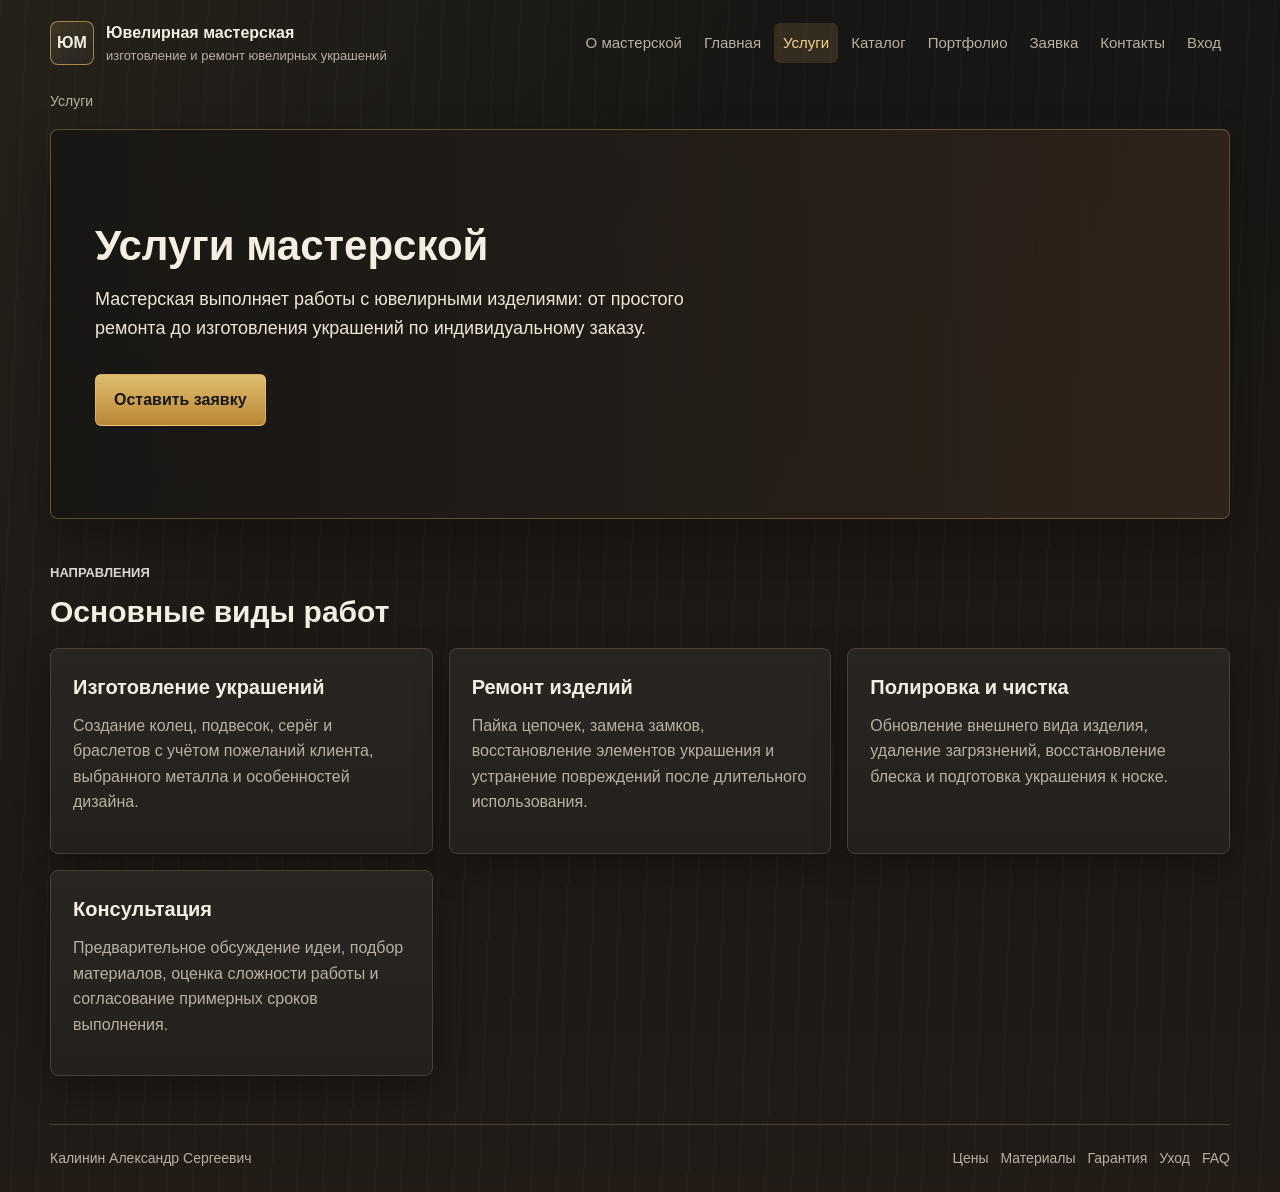
<file: services.html>
<!doctype html>
<html lang="ru">
  <head>
    <meta charset="utf-8">
    <meta name="viewport" content="width=device-width, initial-scale=1">
    <title>Услуги | Ювелирная мастерская</title>
    <link rel="stylesheet" href="static/css/styles.css">
    <link rel="icon" href="favicon.svg" type="image/svg+xml">
  </head>
  <body>
    <header class="site-header">
      <a class="brand" href="index.html" aria-label="Главная страница">
        <span class="brand-mark">ЮМ</span>
        <span>
          <strong>Ювелирная мастерская</strong>
          <small>изготовление и ремонт ювелирных украшений</small>
        </span>
      </a>

      <button class="nav-toggle" type="button" aria-expanded="false" aria-controls="main-nav">
        Меню
      </button>

      <nav id="main-nav" class="main-nav" aria-label="Основное меню">
        <a href="about.html">О мастерской</a>
        <a href="index.html">Главная</a>
        <a class="active" href="services.html">Услуги</a>
        <a href="catalog.html">Каталог</a>
        <a href="portfolio.html">Портфолио</a>
        <a href="request.html">Заявка</a>
        <a href="contacts.html">Контакты</a>
        <a href="/login">Вход</a>
      </nav>
    </header>

    <main>
      <nav class="breadcrumbs" aria-label="Хлебные крошки">
        <span>Услуги</span>
      </nav>

      <section class="hero">
        <div class="hero-text">
          <h1>Услуги мастерской</h1>
          <p>
            Мастерская выполняет работы с ювелирными изделиями: от простого
            ремонта до изготовления украшений по индивидуальному заказу.
          </p>
          <a class="primary-button" href="request.html">Оставить заявку</a>
        </div>
      </section>

      <section class="section">
        <div class="section-heading">
          <p class="eyebrow">Направления</p>
          <h2>Основные виды работ</h2>
        </div>

        <div class="cards">
          <article class="card">
            <h3>Изготовление украшений</h3>
            <p>
              Создание колец, подвесок, серёг и браслетов с учётом пожеланий
              клиента, выбранного металла и особенностей дизайна.
            </p>
          </article>

          <article class="card">
            <h3>Ремонт изделий</h3>
            <p>
              Пайка цепочек, замена замков, восстановление элементов украшения
              и устранение повреждений после длительного использования.
            </p>
          </article>

          <article class="card">
            <h3>Полировка и чистка</h3>
            <p>
              Обновление внешнего вида изделия, удаление загрязнений,
              восстановление блеска и подготовка украшения к носке.
            </p>
          </article>

          <article class="card">
            <h3>Консультация</h3>
            <p>
              Предварительное обсуждение идеи, подбор материалов, оценка
              сложности работы и согласование примерных сроков выполнения.
            </p>
          </article>
        </div>
      </section>
    </main>

    <footer class="site-footer">
      <div class="footer-inner">
        <span>Калинин Александр Сергеевич</span>
        <div class="footer-links" aria-label="Дополнительная навигация">
          <a href="prices.html">Цены</a>
          <a href="materials.html">Материалы</a>
          <a href="warranty.html">Гарантия</a>
          <a href="care.html">Уход</a>
          <a href="faq.html">FAQ</a>
        </div>
      </div>
    </footer>

    <script src="static/js/main.js"></script>
  </body>
</html>
</file>
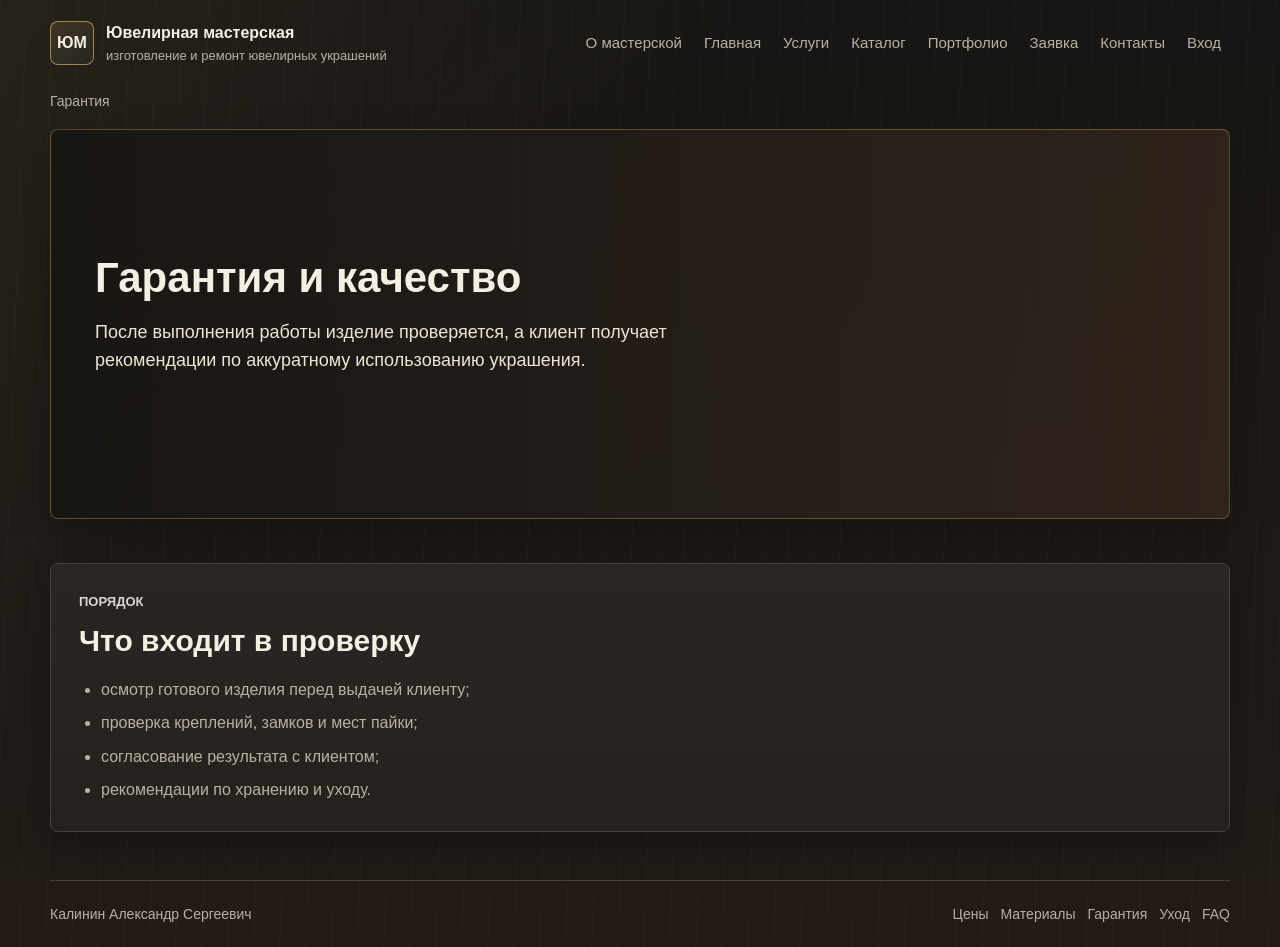
<file: warranty.html>
<!doctype html>
<html lang="ru">
  <head>
    <meta charset="utf-8">
    <meta name="viewport" content="width=device-width, initial-scale=1">
    <title>Гарантия | Ювелирная мастерская</title>
    <link rel="stylesheet" href="static/css/styles.css">
    <link rel="icon" href="favicon.svg" type="image/svg+xml">
  </head>
  <body>
    <header class="site-header">
      <a class="brand" href="index.html" aria-label="Главная страница">
        <span class="brand-mark">ЮМ</span>
        <span>
          <strong>Ювелирная мастерская</strong>
          <small>изготовление и ремонт ювелирных украшений</small>
        </span>
      </a>

      <button class="nav-toggle" type="button" aria-expanded="false" aria-controls="main-nav">
        Меню
      </button>

      <nav id="main-nav" class="main-nav" aria-label="Основное меню">
        <a href="about.html">О мастерской</a>
        <a href="index.html">Главная</a>
        <a href="services.html">Услуги</a>
        <a href="catalog.html">Каталог</a>
        <a href="portfolio.html">Портфолио</a>
        <a href="request.html">Заявка</a>
        <a href="contacts.html">Контакты</a>
        <a href="/login">Вход</a>
      </nav>
    </header>

    <main>
      <nav class="breadcrumbs" aria-label="Хлебные крошки">
        <span>Гарантия</span>
      </nav>

      <section class="hero">
        <div class="hero-text">
          <h1>Гарантия и качество</h1>
          <p>
            После выполнения работы изделие проверяется, а клиент получает
            рекомендации по аккуратному использованию украшения.
          </p>
        </div>
      </section>

      <section class="section process-section">
        <div class="section-heading">
          <p class="eyebrow">Порядок</p>
          <h2>Что входит в проверку</h2>
        </div>

        <ul class="info-list">
          <li>осмотр готового изделия перед выдачей клиенту;</li>
          <li>проверка креплений, замков и мест пайки;</li>
          <li>согласование результата с клиентом;</li>
          <li>рекомендации по хранению и уходу.</li>
        </ul>
      </section>
    </main>

    <footer class="site-footer">
      <div class="footer-inner">
        <span>Калинин Александр Сергеевич</span>
        <div class="footer-links" aria-label="Дополнительная навигация">
          <a href="prices.html">Цены</a>
          <a href="materials.html">Материалы</a>
          <a href="warranty.html">Гарантия</a>
          <a href="care.html">Уход</a>
          <a href="faq.html">FAQ</a>
        </div>
      </div>
    </footer>

    <script src="static/js/main.js"></script>
  </body>
</html>
</file>
<file: static/css/styles.css>
:root {
  --bg: #171614;
  --panel: #24211d;
  --panel-soft: #2d2721;
  --text: #f5efe3;
  --muted: #b9b0a2;
  --line: #4a4035;
  --primary: #cfa85b;
  --primary-dark: #f0d38a;
  --accent: #d8d6d1;
  --wood: #35271d;
  --shadow: rgba(0, 0, 0, 0.28);
}

* {
  box-sizing: border-box;
}

html {
  min-height: 100%;
  background: var(--bg);
}

body {
  margin: 0;
  min-height: 100vh;
  background:
    linear-gradient(135deg, rgba(207, 168, 91, 0.08), transparent 34%),
    repeating-linear-gradient(
      92deg,
      rgba(255, 255, 255, 0.025) 0,
      rgba(255, 255, 255, 0.025) 1px,
      transparent 1px,
      transparent 26px
    ),
    linear-gradient(180deg, #171614 0%, #221b16 100%);
  color: var(--text);
  font-family: Arial, Helvetica, sans-serif;
  line-height: 1.6;
  overflow-x: hidden;
}

.site-header {
  width: calc(100% - 32px);
  max-width: 1180px;
  margin: 0 auto;
  display: grid;
  grid-template-columns: auto 1fr;
  align-items: center;
  gap: 18px 28px;
  padding: 20px 0;
}

.brand {
  display: flex;
  align-items: center;
  gap: 12px;
  color: var(--text);
  text-decoration: none;
}

.brand > span:last-child {
  min-width: 0;
}

.brand-mark {
  display: grid;
  place-items: center;
  width: 44px;
  height: 44px;
  border-radius: 8px;
  border: 1px solid rgba(207, 168, 91, 0.72);
  background:
    linear-gradient(145deg, rgba(207, 168, 91, 0.22), rgba(216, 214, 209, 0.08)),
    #171614;
  color: var(--text);
  font-weight: 700;
}

.brand strong,
.brand small {
  display: block;
}

.brand small {
  color: var(--muted);
  font-size: 13px;
}

.nav-toggle {
  display: none;
}

.main-nav {
  display: flex;
  justify-content: flex-end;
  gap: 4px;
  flex-wrap: nowrap;
}

.main-nav a {
  padding: 8px 9px;
  border-radius: 6px;
  color: var(--muted);
  font-size: 15px;
  text-decoration: none;
  white-space: nowrap;
}

.main-nav a:hover,
.main-nav a.active {
  background: rgba(207, 168, 91, 0.16);
  color: var(--primary-dark);
}

.nav-logout {
  margin: 0;
}

.nav-logout button {
  border: 0;
  border-radius: 6px;
  padding: 8px 9px;
  background: transparent;
  color: var(--muted);
  cursor: pointer;
  font: inherit;
  font-size: 15px;
  white-space: nowrap;
}

.nav-logout button:hover {
  background: rgba(207, 168, 91, 0.16);
  color: var(--primary-dark);
}

main {
  width: calc(100% - 32px);
  max-width: 1180px;
  margin: 0 auto;
  padding-bottom: 48px;
}

.breadcrumbs {
  margin: 4px 0 16px;
  color: var(--muted);
  font-size: 14px;
}

.breadcrumbs a {
  color: var(--muted);
  text-decoration: none;
}

.breadcrumbs a:hover {
  color: var(--primary-dark);
}

.hero {
  min-height: 390px;
  display: flex;
  align-items: center;
  padding: 44px;
  border-radius: 8px;
  border: 1px solid rgba(207, 168, 91, 0.36);
  background:
    linear-gradient(90deg, rgba(23, 22, 20, 0.92), rgba(53, 39, 29, 0.76)),
    url("https://images.unsplash.com/photo-1515562141207-7a88fb7ce338?auto=format&fit=crop&w=1500&q=80");
  background-position: center;
  background-size: cover;
  color: var(--text);
  box-shadow: 0 18px 42px var(--shadow);
}

.hero-text {
  max-width: 640px;
  min-width: 0;
}

.eyebrow {
  margin: 0 0 10px;
  color: var(--accent);
  font-size: 13px;
  font-weight: 700;
  letter-spacing: 0;
  text-transform: uppercase;
}

.hero .eyebrow {
  color: var(--primary-dark);
}

h1,
h2,
h3,
p {
  margin-top: 0;
}

h1 {
  margin-bottom: 16px;
  font-size: 42px;
  line-height: 1.12;
  overflow-wrap: break-word;
}

h2 {
  margin-bottom: 12px;
  font-size: 30px;
  line-height: 1.2;
}

h3 {
  margin-bottom: 10px;
  font-size: 20px;
}

.hero p {
  color: #eee5d5;
  font-size: 18px;
}

.primary-button {
  display: inline-block;
  margin-top: 14px;
  padding: 12px 18px;
  border-radius: 6px;
  border: 1px solid rgba(240, 211, 138, 0.5);
  background: linear-gradient(180deg, #dfbd6f, #b98735);
  color: #171614;
  font-weight: 700;
  text-decoration: none;
}

.text-link {
  color: var(--primary-dark);
  font-weight: 700;
  text-decoration: none;
}

.text-link:hover {
  text-decoration: underline;
}

.section {
  padding: 44px 0 0;
}

.section-heading {
  max-width: 680px;
  margin-bottom: 18px;
}

.cards {
  display: grid;
  grid-template-columns: repeat(3, minmax(0, 1fr));
  gap: 16px;
}

.cards-four {
  grid-template-columns: repeat(4, minmax(0, 1fr));
}

.card,
.process-section,
.contact-section {
  border: 1px solid var(--line);
  border-radius: 8px;
  background:
    linear-gradient(180deg, rgba(255, 255, 255, 0.025), transparent),
    var(--panel);
  box-shadow: 0 14px 34px var(--shadow);
}

.card {
  padding: 22px;
  min-width: 0;
}

.card p,
.contact-section p {
  color: var(--muted);
  overflow-wrap: break-word;
}

.item-grid {
  display: grid;
  grid-template-columns: repeat(3, minmax(0, 1fr));
  gap: 18px;
}

.item-card {
  overflow: hidden;
  border: 1px solid var(--line);
  border-radius: 8px;
  background:
    linear-gradient(180deg, rgba(255, 255, 255, 0.025), transparent),
    var(--panel);
  box-shadow: 0 14px 34px var(--shadow);
}

.featured-photo-grid {
  display: grid;
  grid-template-columns: repeat(3, minmax(0, 1fr));
  gap: 18px;
}

.featured-photo-card {
  position: relative;
  display: block;
  min-height: 260px;
  overflow: hidden;
  border: 1px solid var(--line);
  border-radius: 8px;
  background: var(--panel);
  color: var(--text);
  text-decoration: none;
  box-shadow: 0 14px 34px var(--shadow);
}

.featured-photo-card::after {
  content: "";
  position: absolute;
  inset: 0;
  background: linear-gradient(180deg, rgba(23, 22, 20, 0.08), rgba(23, 22, 20, 0.86));
}

.featured-photo {
  display: block;
  width: 100%;
  height: 100%;
  min-height: 260px;
  object-fit: cover;
  transition: transform 0.18s ease;
}

.featured-photo-card:hover .featured-photo {
  transform: scale(1.03);
}

.featured-photo-label,
.featured-photo-body {
  position: absolute;
  z-index: 1;
}

.featured-photo-label {
  top: 14px;
  left: 14px;
  border: 1px solid rgba(240, 211, 138, 0.45);
  border-radius: 999px;
  padding: 6px 10px;
  background: rgba(23, 22, 20, 0.7);
  color: var(--primary-dark);
  font-size: 13px;
  font-weight: 700;
}

.featured-photo-body {
  right: 0;
  bottom: 0;
  left: 0;
  display: grid;
  gap: 4px;
  padding: 18px;
}

.featured-photo-body strong {
  font-size: 20px;
  line-height: 1.2;
}

.featured-photo-body small {
  color: #e7e2d8;
  font-size: 14px;
}

.empty-state {
  grid-column: 1 / -1;
  border: 1px dashed rgba(240, 211, 138, 0.38);
  border-radius: 8px;
  padding: 22px;
  background: rgba(255, 255, 255, 0.025);
  color: var(--muted);
}

.item-image,
.admin-item-image {
  display: block;
  width: 100%;
  aspect-ratio: 4 / 3;
  object-fit: cover;
  background: #181614;
}

.admin-image-empty {
  display: grid;
  place-items: center;
  width: 100%;
  min-height: 180px;
  border-bottom: 1px solid var(--line);
  background:
    linear-gradient(135deg, rgba(207, 168, 91, 0.08), transparent),
    #181614;
  color: var(--muted);
  font-weight: 700;
}

.item-body {
  display: grid;
  gap: 10px;
  padding: 20px;
}

.item-body p {
  margin: 0;
  color: var(--muted);
}

.item-price {
  color: var(--primary-dark) !important;
  font-size: 18px;
  font-weight: 700;
}

.admin-create-form,
.admin-item-form {
  display: grid;
  gap: 16px;
}

.admin-create-form {
  margin-top: 18px;
}

.admin-item-grid {
  display: grid;
  grid-template-columns: repeat(2, minmax(0, 1fr));
  gap: 18px;
}

.admin-item-card {
  overflow: hidden;
  border: 1px solid var(--line);
  border-radius: 8px;
  background:
    linear-gradient(180deg, rgba(255, 255, 255, 0.025), transparent),
    var(--panel);
  box-shadow: 0 14px 34px var(--shadow);
}

.admin-item-form,
.admin-actions {
  padding: 18px;
}

.admin-actions {
  display: flex;
  flex-wrap: wrap;
  gap: 10px;
  padding-top: 0;
}

.admin-actions form {
  margin: 0;
}

.secondary-button,
.danger-button {
  display: inline-flex;
  align-items: center;
  justify-content: center;
  border: 1px solid var(--line);
  border-radius: 6px;
  padding: 10px 12px;
  background: var(--panel-soft);
  color: var(--text);
  cursor: pointer;
  font: inherit;
  font-weight: 700;
  line-height: 1.2;
  text-align: center;
  text-decoration: none;
}

.secondary-button:hover {
  border-color: rgba(240, 211, 138, 0.5);
  color: var(--primary-dark);
}

.danger-button {
  border-color: rgba(179, 107, 81, 0.72);
  color: #f4c4b0;
}

.danger-button:hover {
  background: rgba(127, 61, 38, 0.2);
}

.process-section,
.contact-section {
  padding: 28px;
}

.section.process-section,
.section.contact-section {
  margin-top: 44px;
}

.steps {
  margin: 0;
  padding-left: 22px;
  color: var(--muted);
}

.steps li + li {
  margin-top: 8px;
}

.info-list {
  margin: 0;
  padding-left: 22px;
  color: var(--muted);
}

.info-list li + li {
  margin-top: 8px;
}

.request-form {
  display: grid;
  gap: 16px;
  min-width: 0;
}

.request-layout {
  display: grid;
  grid-template-columns: minmax(0, 1fr) 290px;
  gap: 24px;
  align-items: start;
}

.form-grid {
  display: grid;
  grid-template-columns: repeat(2, minmax(0, 1fr));
  gap: 16px;
}

.form-field {
  display: grid;
  gap: 6px;
}

.form-field label {
  font-weight: 700;
}

.form-field input,
.form-field select,
.form-field textarea {
  width: 100%;
  border: 1px solid var(--line);
  border-radius: 6px;
  padding: 11px 12px;
  background: #181614;
  color: var(--text);
  font: inherit;
}

.form-field input::placeholder,
.form-field textarea::placeholder {
  color: #8f867a;
}

.form-field textarea {
  min-height: 130px;
  resize: vertical;
}

.form-field-wide {
  grid-column: 1 / -1;
}

.form-note {
  margin: 0;
  color: var(--muted);
}

.form-actions {
  display: grid;
  gap: 12px;
  justify-items: start;
}

.form-alert {
  width: 100%;
  border: 1px solid var(--line);
  border-radius: 6px;
  padding: 12px 14px;
  background: var(--panel-soft);
}

.form-alert-success {
  border-color: #8fa56d;
  background: rgba(107, 128, 71, 0.18);
  color: #dce9c9;
}

.form-alert-error {
  border-color: #b36b51;
  background: rgba(127, 61, 38, 0.2);
  color: #f4c4b0;
}

.request-summary {
  border: 1px solid var(--line);
  border-radius: 8px;
  padding: 20px;
  background:
    linear-gradient(135deg, rgba(207, 168, 91, 0.1), transparent),
    var(--panel-soft);
}

.request-summary h3 {
  margin-bottom: 12px;
}

.login-section {
  max-width: 560px;
}

.login-form {
  display: grid;
  gap: 16px;
}

.auth-actions {
  display: flex;
  flex-wrap: wrap;
  align-items: center;
  gap: 12px;
  margin-bottom: 18px;
}

.auth-actions form {
  margin: 0;
}

.detail-grid {
  display: grid;
  grid-template-columns: minmax(0, 0.95fr) minmax(0, 1.25fr);
  gap: 18px;
  align-items: start;
}

.detail-card {
  min-width: 0;
  border: 1px solid var(--line);
  border-radius: 8px;
  padding: 20px;
  background:
    linear-gradient(180deg, rgba(255, 255, 255, 0.025), transparent),
    var(--panel-soft);
}

.detail-card p {
  color: var(--muted);
  overflow-wrap: break-word;
}

.detail-card > .secondary-button {
  margin-top: 12px;
}

.message-list {
  display: grid;
  gap: 10px;
  margin-bottom: 16px;
}

.message-card {
  border: 1px solid var(--line);
  border-radius: 8px;
  padding: 12px 14px;
  background: #181614;
}

.message-admin {
  border-color: rgba(240, 211, 138, 0.36);
  background: rgba(207, 168, 91, 0.1);
}

.message-client {
  border-color: rgba(216, 214, 209, 0.2);
}

.message-meta {
  display: flex;
  flex-wrap: wrap;
  justify-content: space-between;
  gap: 8px;
  margin-bottom: 6px;
  color: var(--muted);
  font-size: 14px;
}

.message-card p {
  margin-bottom: 0;
}

.message-form {
  display: grid;
  gap: 12px;
}

.compact-steps {
  padding-left: 20px;
}

.compact-steps li + li {
  margin-top: 6px;
}

.admin-stats {
  display: grid;
  grid-template-columns: repeat(3, minmax(0, 1fr));
  gap: 12px;
  margin-bottom: 18px;
}

.admin-stat {
  display: flex;
  align-items: center;
  justify-content: space-between;
  gap: 12px;
  border: 1px solid var(--line);
  border-radius: 8px;
  padding: 14px;
  background:
    linear-gradient(135deg, rgba(207, 168, 91, 0.1), transparent),
    var(--panel-soft);
}

.admin-stat strong {
  font-size: 24px;
  line-height: 1;
}

.admin-filters {
  display: flex;
  flex-wrap: wrap;
  gap: 8px;
  margin-bottom: 18px;
}

.filter-link {
  border: 1px solid var(--line);
  border-radius: 6px;
  padding: 8px 12px;
  background: var(--panel-soft);
  color: var(--muted);
  font-weight: 700;
  text-decoration: none;
}

.filter-link:hover,
.filter-link.active {
  border-color: rgba(240, 211, 138, 0.5);
  background: rgba(207, 168, 91, 0.16);
  color: var(--primary-dark);
}

.table-wrap {
  overflow-x: auto;
}

.requests-table {
  width: 100%;
  min-width: 860px;
  border-collapse: separate;
  border-spacing: 0;
  background: var(--panel);
}

.requests-table th,
.requests-table td {
  border-right: 1px solid var(--line);
  border-bottom: 1px solid var(--line);
  padding: 10px 12px;
  text-align: left;
  vertical-align: top;
}

.requests-table th:first-child,
.requests-table td:first-child {
  border-left: 1px solid var(--line);
}

.requests-table th {
  border-top: 1px solid var(--line);
  background: #302922;
  color: var(--primary-dark);
}

.requests-table th:first-child {
  border-top-left-radius: 8px;
}

.requests-table th:last-child {
  border-top-right-radius: 8px;
}

.requests-table tbody tr:last-child td:first-child {
  border-bottom-left-radius: 8px;
}

.requests-table tbody tr:last-child td:last-child {
  border-bottom-right-radius: 8px;
}

.request-id,
.request-date,
.request-contact {
  color: var(--muted);
}

.request-comment {
  min-width: 210px;
}

.status-form {
  display: grid;
  gap: 8px;
  min-width: 150px;
}

.status-form select,
.status-form button {
  border: 1px solid var(--line);
  border-radius: 6px;
  padding: 8px 10px;
  background: #181614;
  color: var(--text);
  font: inherit;
}

.status-form button {
  border-color: rgba(240, 211, 138, 0.5);
  background: linear-gradient(180deg, #dfbd6f, #b98735);
  color: #171614;
  cursor: pointer;
  font-weight: 700;
}

.status-badge {
  display: inline-block;
  width: fit-content;
  border-radius: 999px;
  padding: 4px 9px;
  font-size: 13px;
  font-weight: 700;
}

.status-new {
  background: rgba(207, 168, 91, 0.2);
  color: #f0d38a;
}

.status-in_work {
  background: rgba(216, 214, 209, 0.14);
  color: #e7e2d8;
}

.status-done {
  background: rgba(127, 145, 92, 0.2);
  color: #dce9c9;
}

.site-footer {
  width: calc(100% - 32px);
  max-width: 1180px;
  margin: 0 auto;
  padding: 22px 0;
  border-top: 1px solid var(--line);
  color: var(--muted);
  font-size: 14px;
}

.footer-inner {
  display: flex;
  align-items: center;
  justify-content: space-between;
  gap: 16px;
}

.footer-links {
  display: flex;
  flex-wrap: wrap;
  justify-content: flex-end;
  gap: 12px;
}

.footer-links a {
  color: var(--muted);
  text-decoration: none;
}

.footer-links a:hover {
  color: var(--primary-dark);
}

@media (max-width: 800px) {
  .site-header {
    display: flex;
    flex-wrap: wrap;
    align-items: center;
    justify-content: space-between;
    width: auto;
    max-width: none;
    margin: 0 12px;
    gap: 12px;
    padding: 14px 0;
  }

  .brand {
    order: 1;
    flex: 0 0 100%;
    min-width: 0;
    max-width: 100%;
    gap: 8px;
  }

  .brand-mark {
    width: 42px;
    height: 42px;
  }

  .brand strong {
    font-size: 16px;
    line-height: 1.2;
  }

  .brand small {
    display: none;
  }

  .nav-toggle {
    display: inline-flex !important;
    align-items: center;
    justify-content: center;
    order: 2;
    flex: 0 0 auto;
    min-height: 40px;
    border: 1px solid var(--line);
    border-radius: 6px;
    padding: 8px 12px;
    background: var(--panel);
    color: var(--primary-dark);
    font: inherit;
    font-weight: 700;
  }

  .main-nav {
    order: 3;
    display: none;
    flex: 0 0 100%;
    width: 100%;
    flex-direction: column;
    align-items: stretch;
    gap: 4px;
    padding-top: 4px;
  }

  .nav-open .main-nav {
    display: flex;
  }

  .main-nav a {
    padding: 10px 12px;
  }

  .nav-logout button {
    width: 100%;
    padding: 10px 12px;
    text-align: left;
  }

  .hero {
    min-height: auto;
    padding: 26px;
    overflow: hidden;
  }

  .hero-text,
  .hero-text p {
    max-width: 100%;
    overflow-wrap: break-word;
  }

  h1 {
    font-size: 28px;
  }

  .hero p {
    font-size: 16px;
  }

  main,
  .site-footer {
    width: auto;
    max-width: none;
    margin-left: 12px;
    margin-right: 12px;
  }

  .cards {
    grid-template-columns: 1fr;
  }

  .item-grid,
  .featured-photo-grid,
  .admin-item-grid {
    grid-template-columns: 1fr;
  }

  .card,
  .card * {
    max-width: 100%;
  }

  .cards-four {
    grid-template-columns: 1fr;
  }

  .form-grid {
    grid-template-columns: 1fr;
  }

  .request-layout,
  .detail-grid,
  .admin-stats {
    grid-template-columns: 1fr;
  }

  .contact-section,
  .process-section {
    padding: 22px;
  }

  .form-field input,
  .form-field select,
  .form-field textarea,
  .primary-button,
  .request-summary {
    max-width: 100%;
  }

  .footer-inner {
    align-items: flex-start;
    flex-direction: column;
  }

  .footer-links {
    justify-content: flex-start;
  }
}
</file>
